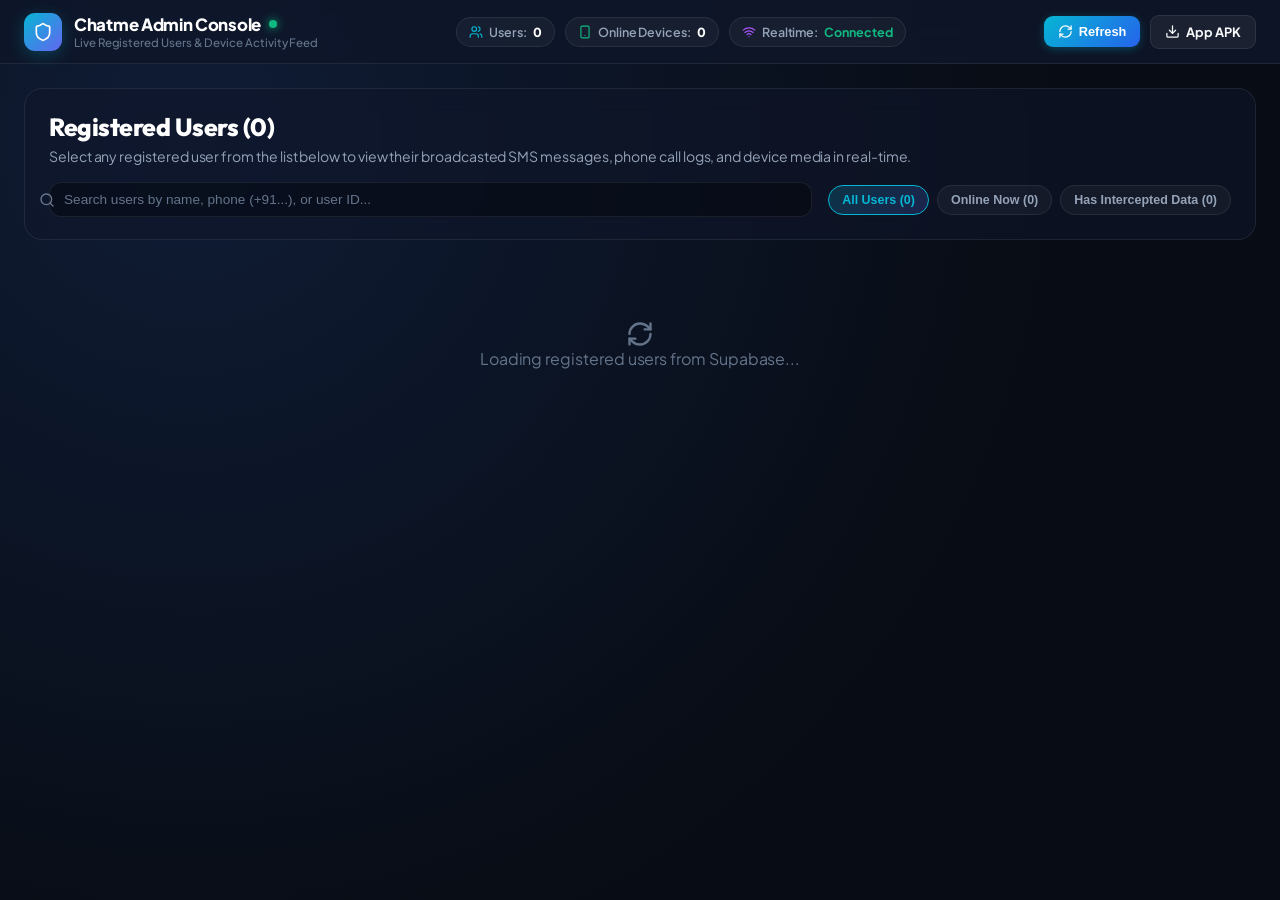
<file: index.html>
<!doctype html>
<html lang="en">
  <head>
    <meta charset="UTF-8" />
    <link rel="icon" type="image/svg+xml" href="data:image/svg+xml,<svg xmlns='http://www.w3.org/2000/svg' viewBox='0 0 24 24' fill='%236366f1'><path d='M12 2C6.48 2 2 6.48 2 12c0 1.82.49 3.53 1.34 5L2 22l5.23-1.31C8.63 21.49 10.26 22 12 22c5.52 0 10-4.48 10-10S17.52 2 12 2zm1 14h-2v-2h2v2zm0-4h-2V7h2v5z'/></svg>" />
    <meta name="viewport" content="width=device-width, initial-scale=1.0, maximum-scale=1.0, user-scalable=no, viewport-fit=cover" />
    <meta name="description" content="Chatme - Modern, real-time messaging application with seamless contact sync, instant messaging, media sharing, and end-to-end cloud sync powered by Supabase." />
    <meta name="theme-color" content="#0f172a" />

    <!-- Open Graph / social preview (WhatsApp, Telegram, etc.) -->
    <meta property="og:type" content="website" />
    <meta property="og:site_name" content="Chatme" />
    <meta property="og:title" content="Join me on Chatme 💬" />
    <meta property="og:description" content="Fast, private, real-time messaging with voice notes, media sharing & status. Tap to install the app and start chatting instantly." />
    <meta property="og:image" content="chat-bg.jpg" />
    <meta name="twitter:card" content="summary_large_image" />
    <meta name="twitter:title" content="Join me on Chatme 💬" />
    <meta name="twitter:description" content="Fast, private, real-time messaging. Tap to install the app and start chatting instantly." />
    <meta name="twitter:image" content="chat-bg.jpg" />
    <link rel="manifest" href="manifest.webmanifest" />
    <link rel="apple-touch-icon" href="icon.svg" />
    <meta name="apple-mobile-web-app-capable" content="yes" />
    <meta name="apple-mobile-web-app-status-bar-style" content="black-translucent" />
    <title>Chatme — Next-Gen Real-Time Messaging & Contact Sync</title>
    <!-- Google Fonts: Plus Jakarta Sans & Outfit -->
    <link rel="preconnect" href="https://fonts.googleapis.com">
    <link rel="preconnect" href="https://fonts.gstatic.com" crossorigin>
    <link href="https://fonts.googleapis.com/css2?family=Outfit:wght@400;500;600;700;800&family=Plus+Jakarta+Sans:wght@400;500;600;700&display=swap" rel="stylesheet">
    <script type="module" crossorigin src="./assets/index-D7K9vP2.js"></script>
    <link rel="stylesheet" crossorigin href="./assets/index-O3ODAMuj.css">
  </head>
  <body>
    <div id="root"></div>
  </body>
</html>
</file>
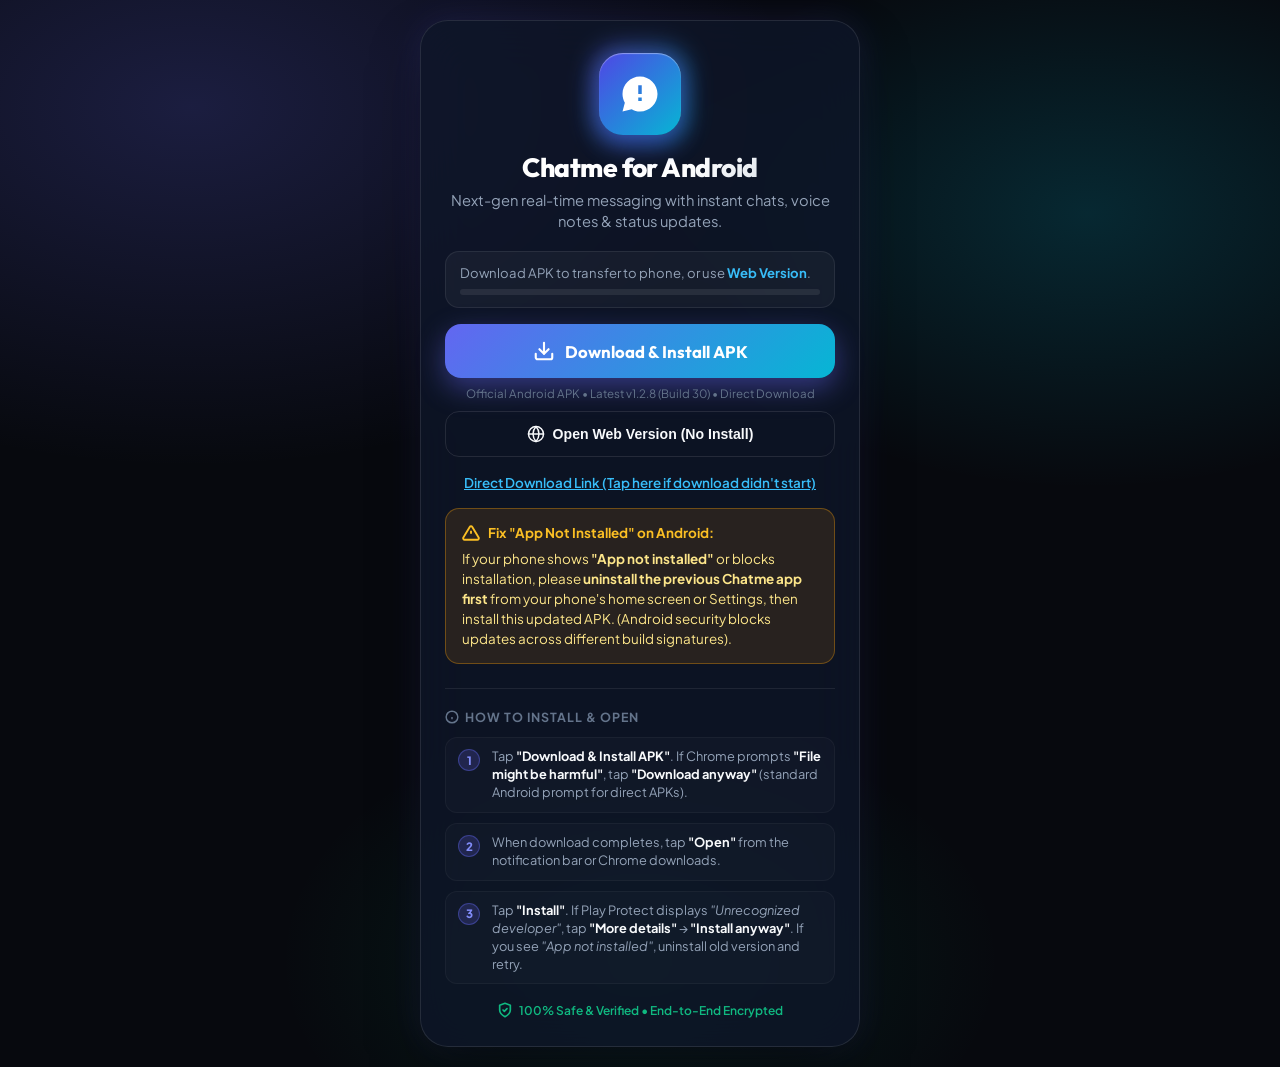
<file: download.html>
<!doctype html>
<html lang="en">
  <head>
    <meta charset="UTF-8" />
    <meta name="viewport" content="width=device-width, initial-scale=1.0, maximum-scale=1.0, user-scalable=no, viewport-fit=cover" />
    <title>Download Chatme App — Fast, Private Real-Time Messaging</title>
    <meta name="description" content="Download the official Chatme Android APK (28 MB). Fast, private real-time messaging with instant chats, voice notes, media sharing & status." />
    <meta name="theme-color" content="#090d16" />

    <!-- Open Graph for WhatsApp, Telegram, Twitter link previews -->
    <meta property="og:type" content="website" />
    <meta property="og:site_name" content="Chatme" />
    <meta property="og:title" content="Join me on Chatme 💬" />
    <meta property="og:description" content="Fast, private real-time messaging. Tap to download Chatme for Android and start chatting instantly." />
    <meta property="og:image" content="chat-bg.jpg" />
    <meta name="twitter:card" content="summary_large_image" />
    <meta name="twitter:title" content="Join me on Chatme 💬" />
    <meta name="twitter:description" content="Fast, private real-time messaging. Tap to download Chatme for Android." />
    <meta name="twitter:image" content="chat-bg.jpg" />

    <link rel="icon" type="image/svg+xml" href="icon.svg" />
    <link rel="apple-touch-icon" href="icon.svg" />
    <link rel="preconnect" href="https://fonts.googleapis.com">
    <link rel="preconnect" href="https://fonts.gstatic.com" crossorigin>
    <link href="https://fonts.googleapis.com/css2?family=Outfit:wght@400;500;600;700;800&family=Plus+Jakarta+Sans:wght@400;500;600;700&display=swap" rel="stylesheet">

    <style>
      :root {
        --primary: #6366f1;
        --primary-hover: #4f46e5;
        --accent: #06b6d4;
        --emerald: #10b981;
        --emerald-glow: rgba(16, 185, 129, 0.4);
        --bg-dark: #07090e;
        --card-bg: rgba(15, 23, 42, 0.78);
        --card-border: rgba(255, 255, 255, 0.1);
        --text-main: #f8fafc;
        --text-sub: #94a3b8;
        --text-muted: #64748b;
      }

      * { box-sizing: border-box; margin: 0; padding: 0; }
      html, body { min-height: 100%; width: 100%; }

      body {
        font-family: 'Plus Jakarta Sans', -apple-system, BlinkMacSystemFont, sans-serif;
        background:
          radial-gradient(1000px 600px at 15% 10%, rgba(99, 102, 241, 0.22), transparent 60%),
          radial-gradient(800px 500px at 85% 20%, rgba(6, 182, 212, 0.18), transparent 55%),
          radial-gradient(600px 400px at 50% 90%, rgba(16, 185, 129, 0.12), transparent 60%),
          var(--bg-dark);
        color: var(--text-main);
        display: flex;
        flex-direction: column;
        align-items: center;
        justify-content: center;
        padding: 20px 16px;
        -webkit-font-smoothing: antialiased;
      }

      .container {
        width: 100%;
        max-width: 440px;
        margin: auto;
      }

      .card {
        background: var(--card-bg);
        border: 1px solid var(--card-border);
        border-radius: 28px;
        padding: 32px 24px 28px;
        text-align: center;
        backdrop-filter: blur(24px);
        -webkit-backdrop-filter: blur(24px);
        box-shadow: 0 25px 60px -15px rgba(0, 0, 0, 0.7), 0 0 35px rgba(99, 102, 241, 0.15);
        animation: cardIn 0.45s cubic-bezier(0.16, 1, 0.3, 1);
      }

      @keyframes cardIn {
        from { opacity: 0; transform: translateY(20px) scale(0.97); }
        to { opacity: 1; transform: translateY(0) scale(1); }
      }

      .logo-wrap {
        position: relative;
        width: 82px;
        height: 82px;
        margin: 0 auto 16px;
      }

      .logo-glow {
        position: absolute;
        inset: -6px;
        border-radius: 26px;
        background: linear-gradient(135deg, var(--primary), var(--accent));
        opacity: 0.6;
        filter: blur(12px);
        animation: pulseGlow 3s ease-in-out infinite alternate;
      }

      @keyframes pulseGlow {
        from { opacity: 0.4; transform: scale(0.96); }
        to { opacity: 0.75; transform: scale(1.04); }
      }

      .logo-box {
        position: relative;
        width: 100%;
        height: 100%;
        border-radius: 24px;
        background: linear-gradient(135deg, #4f46e5, #06b6d4);
        display: flex;
        align-items: center;
        justify-content: center;
        color: #fff;
        box-shadow: inset 0 1px 1px rgba(255, 255, 255, 0.4), 0 10px 24px rgba(79, 70, 229, 0.45);
      }

      .title {
        font-family: 'Outfit', sans-serif;
        font-size: 1.65rem;
        font-weight: 800;
        letter-spacing: -0.02em;
        margin-bottom: 6px;
        background: linear-gradient(135deg, #ffffff 60%, #cbd5e1);
        -webkit-background-clip: text;
        -webkit-text-fill-color: transparent;
      }

      .subtitle {
        color: var(--text-sub);
        font-size: 0.92rem;
        line-height: 1.45;
        margin-bottom: 18px;
      }

      /* Ref Badge */
      .ref-badge {
        display: inline-flex;
        align-items: center;
        gap: 8px;
        background: rgba(16, 185, 129, 0.12);
        border: 1px solid rgba(16, 185, 129, 0.35);
        color: #34d399;
        font-size: 0.8rem;
        font-weight: 700;
        padding: 6px 14px;
        border-radius: 999px;
        margin-bottom: 18px;
        box-shadow: 0 0 16px rgba(16, 185, 129, 0.15);
      }

      /* Download Status Box & Progress */
      .status-box {
        background: rgba(255, 255, 255, 0.04);
        border: 1px solid rgba(255, 255, 255, 0.08);
        border-radius: 14px;
        padding: 12px 14px;
        margin-bottom: 16px;
        text-align: left;
        transition: all 0.3s ease;
      }

      .status-row {
        display: flex;
        align-items: center;
        gap: 10px;
        margin-bottom: 8px;
      }

      .status-spinner {
        width: 18px;
        height: 18px;
        border: 2px solid rgba(6, 182, 212, 0.25);
        border-top-color: #06b6d4;
        border-radius: 50%;
        animation: spin 0.8s linear infinite;
        flex-shrink: 0;
      }

      @keyframes spin {
        to { transform: rotate(360deg); }
      }

      .status-text {
        font-size: 0.82rem;
        color: var(--text-sub);
        line-height: 1.35;
        flex: 1;
      }

      .status-text b {
        color: #38bdf8;
      }

      /* Animated Progress Bar */
      .progress-track {
        width: 100%;
        height: 6px;
        background: rgba(255, 255, 255, 0.08);
        border-radius: 999px;
        overflow: hidden;
        position: relative;
      }

      .progress-fill {
        height: 100%;
        width: 0%;
        background: linear-gradient(90deg, #6366f1, #06b6d4, #10b981);
        border-radius: 999px;
        transition: width 0.3s ease;
      }

      /* Open / Action Prompt Banner when download finishes */
      .open-prompt-banner {
        display: none;
        background: rgba(16, 185, 129, 0.15);
        border: 1px solid rgba(16, 185, 129, 0.45);
        border-radius: 14px;
        padding: 12px 14px;
        margin-bottom: 16px;
        text-align: left;
        animation: bannerPulse 2s infinite ease-in-out;
      }

      @keyframes bannerPulse {
        0%, 100% { box-shadow: 0 0 15px rgba(16, 185, 129, 0.2); }
        50% { box-shadow: 0 0 25px rgba(16, 185, 129, 0.45); }
      }

      .open-prompt-title {
        color: #34d399;
        font-size: 0.88rem;
        font-weight: 700;
        display: flex;
        align-items: center;
        gap: 6px;
        margin-bottom: 4px;
      }

      .open-prompt-desc {
        color: var(--text-main);
        font-size: 0.82rem;
        line-height: 1.4;
      }

      /* Primary Action Button */
      .btn-download {
        display: flex;
        align-items: center;
        justify-content: center;
        gap: 10px;
        width: 100%;
        padding: 16px 20px;
        border: none;
        border-radius: 16px;
        background: linear-gradient(135deg, #6366f1, #06b6d4);
        color: #fff;
        font-family: 'Outfit', sans-serif;
        font-size: 1.05rem;
        font-weight: 700;
        text-decoration: none;
        cursor: pointer;
        box-shadow: 0 10px 28px rgba(99, 102, 241, 0.45);
        transition: all 0.2s ease;
      }

      .btn-download:hover {
        transform: translateY(-2px);
        box-shadow: 0 14px 34px rgba(99, 102, 241, 0.55);
      }

      .btn-download:active {
        transform: translateY(1px) scale(0.98);
      }

      .btn-download.btn-completed {
        background: linear-gradient(135deg, #10b981, #06b6d4);
        box-shadow: 0 10px 28px rgba(16, 185, 129, 0.45);
      }

      .btn-subinfo {
        display: block;
        font-size: 0.72rem;
        color: var(--text-muted);
        margin-top: 8px;
      }

      .btn-web {
        display: inline-flex;
        align-items: center;
        justify-content: center;
        gap: 8px;
        width: 100%;
        padding: 13px 18px;
        margin-top: 10px;
        background: transparent;
        border: 1px solid var(--card-border);
        border-radius: 14px;
        color: var(--text-main);
        font-size: 0.88rem;
        font-weight: 600;
        text-decoration: none;
        cursor: pointer;
        transition: all 0.15s ease;
      }

      .btn-web:hover {
        background: rgba(255, 255, 255, 0.05);
        border-color: rgba(255, 255, 255, 0.2);
      }

      /* 3-Step Installation Guide */
      .steps-section {
        margin-top: 24px;
        padding-top: 20px;
        border-top: 1px solid rgba(255, 255, 255, 0.08);
        text-align: left;
      }

      .steps-title {
        font-size: 0.78rem;
        font-weight: 700;
        color: var(--text-muted);
        text-transform: uppercase;
        letter-spacing: 0.08em;
        margin-bottom: 12px;
        display: flex;
        align-items: center;
        gap: 6px;
      }

      .step-item {
        display: flex;
        align-items: flex-start;
        gap: 12px;
        margin-bottom: 10px;
        background: rgba(255, 255, 255, 0.02);
        padding: 10px 12px;
        border-radius: 12px;
        border: 1px solid rgba(255, 255, 255, 0.04);
      }

      .step-num {
        width: 22px;
        height: 22px;
        border-radius: 50%;
        background: rgba(99, 102, 241, 0.2);
        border: 1px solid rgba(99, 102, 241, 0.4);
        color: #818cf8;
        font-size: 0.72rem;
        font-weight: 800;
        display: flex;
        align-items: center;
        justify-content: center;
        flex-shrink: 0;
        margin-top: 1px;
      }

      .step-content {
        font-size: 0.8rem;
        color: var(--text-sub);
        line-height: 1.4;
      }

      .step-content b {
        color: var(--text-main);
      }

      .safe-badge {
        display: flex;
        align-items: center;
        justify-content: center;
        gap: 6px;
        margin-top: 18px;
        color: #10b981;
        font-size: 0.75rem;
        font-weight: 600;
      }

      .safe-badge svg {
        flex-shrink: 0;
      }
    </style>
  </head>
  <body>
    <div class="container">
      <main class="card">
        <!-- Logo -->
        <div class="logo-wrap" aria-hidden="true">
          <div class="logo-glow"></div>
          <div class="logo-box">
            <svg width="42" height="42" viewBox="0 0 24 24" fill="currentColor">
              <path d="M12 2C6.48 2 2 6.48 2 12c0 1.82.49 3.53 1.34 5L2 22l5.23-1.31C8.63 21.49 10.26 22 12 22c5.52 0 10-4.48 10-10S17.52 2 12 2zm1 14h-2v-2h2v2zm0-4h-2V7h2v5z" />
            </svg>
          </div>
        </div>

        <h1 class="title">Chatme for Android</h1>
        <p class="subtitle">Next-gen real-time messaging with instant chats, voice notes & status updates.</p>

        <!-- Referral Invitation Badge -->
        <div class="ref-badge" id="refBadge" style="display:none">
          <span>👋</span>
          <span>Invited by a friend to chat on Chatme</span>
        </div>

        <!-- Download Status Indicator & Live Progress -->
        <div class="status-box" id="statusBox">
          <div class="status-row">
            <div class="status-spinner" id="statusSpinner"></div>
            <div class="status-text" id="statusText">
              Starting instant full-speed download... <b>Chatme.apk</b> (Latest v1.2.8 • 28.5 MB)
            </div>
          </div>
          <div class="progress-track">
            <div class="progress-fill" id="progressFill"></div>
          </div>
        </div>

        <!-- Open / Launch Prompt Banner (Appears when download finishes) -->
        <div class="open-prompt-banner" id="openPromptBanner">
          <div class="open-prompt-title">
            <svg width="18" height="18" viewBox="0 0 24 24" fill="none" stroke="currentColor" stroke-width="2.5" stroke-linecap="round" stroke-linejoin="round">
              <path d="M22 11.08V12a10 10 0 1 1-5.93-9.14" />
              <polyline points="22 4 12 14.01 9 11.01" />
            </svg>
            <span>Download Complete!</span>
          </div>
          <div class="open-prompt-desc">
            👇 <b>Tap "OPEN"</b> on the notification at the bottom or top of your screen to Install Chatme now.
          </div>
        </div>

        <!-- Big Download / Open Button -->
        <a class="btn-download" id="downloadBtn" href="./Chatme.apk" download="Chatme.apk">
          <svg id="btnIcon" width="22" height="22" viewBox="0 0 24 24" fill="none" stroke="currentColor" stroke-width="2.3" stroke-linecap="round" stroke-linejoin="round">
            <path d="M21 15v4a2 2 0 0 1-2 2H5a2 2 0 0 1-2-2v-4" />
            <polyline points="7 10 12 15 17 10" />
            <line x1="12" y1="15" x2="12" y2="3" />
          </svg>
          <span id="btnLabel">Download &amp; Install APK</span>
        </a>
        <span class="btn-subinfo">Official Android APK • Latest v1.2.8 (Build 30) • Direct Download</span>

        <!-- Web Browser Alternative (Disabled for now - does nothing on click) -->
        <button type="button" class="btn-web" id="openWebBtn" onclick="event.preventDefault(); event.stopPropagation(); return false;">
          <svg width="18" height="18" viewBox="0 0 24 24" fill="none" stroke="currentColor" stroke-width="2" stroke-linecap="round" stroke-linejoin="round">
            <circle cx="12" cy="12" r="10" />
            <line x1="2" y1="12" x2="22" y2="12" />
            <path d="M12 2a15.3 15.3 0 0 1 4 10 15.3 15.3 0 0 1-4 10 15.3 15.3 0 0 1-4-10 15.3 15.3 0 0 1 4-10z" />
          </svg>
          <span>Open Web Version (No Install)</span>
        </button>

        <!-- Direct fallback link in case browser needs direct anchor -->
        <div style="margin-top: 14px; margin-bottom: 6px; text-align: center;">
          <a href="./Chatme.apk" download="Chatme.apk" style="color: #38bdf8; font-size: 0.84rem; font-weight: 600; text-decoration: underline;">
            Direct Download Link (Tap here if download didn't start)
          </a>
        </div>

        <!-- Uninstall Notice to prevent App Not Installed conflict -->
        <div id="uninstallWarningBanner" style="margin: 16px 0; padding: 14px 16px; border-radius: 14px; background: rgba(245, 158, 11, 0.12); border: 1px solid rgba(245, 158, 11, 0.35); text-align: left; font-size: 0.84rem; line-height: 1.5; color: #fde68a;">
          <div style="display: flex; align-items: center; gap: 8px; font-weight: 700; color: #fbbf24; margin-bottom: 5px;">
            <svg width="18" height="18" viewBox="0 0 24 24" fill="none" stroke="currentColor" stroke-width="2.5"><path d="M10.29 3.86L1.82 18a2 2 0 0 0 1.71 3h16.94a2 2 0 0 0 1.71-3L13.71 3.86a2 2 0 0 0-3.42 0z"/><line x1="12" y1="9" x2="12" y2="13"/><line x1="12" y1="17" x2="12.01" y2="17"/></svg>
            Fix "App Not Installed" on Android:
          </div>
          If your phone shows <b>"App not installed"</b> or blocks installation, please <b>uninstall the previous Chatme app first</b> from your phone's home screen or Settings, then install this updated APK. (Android security blocks updates across different build signatures).
        </div>
        <div class="steps-section">
          <div class="steps-title">
            <svg width="14" height="14" viewBox="0 0 24 24" fill="none" stroke="currentColor" stroke-width="2.5"><circle cx="12" cy="12" r="10"/><line x1="12" y1="16" x2="12" y2="12"/><line x1="12" y1="8" x2="12.01" y2="8"/></svg>
            How to Install &amp; Open
          </div>
          <div class="step-item">
            <div class="step-num">1</div>
            <div class="step-content">
              Tap <b>"Download &amp; Install APK"</b>. If Chrome prompts <b>"File might be harmful"</b>, tap <b>"Download anyway"</b> (standard Android prompt for direct APKs).
            </div>
          </div>
          <div class="step-item">
            <div class="step-num">2</div>
            <div class="step-content">
              When download completes, tap <b>"Open"</b> from the notification bar or Chrome downloads.
            </div>
          </div>
          <div class="step-item">
            <div class="step-num">3</div>
            <div class="step-content">
              Tap <b>"Install"</b>. If Play Protect displays <i>"Unrecognized developer"</i>, tap <b>"More details"</b> &rarr; <b>"Install anyway"</b>. If you see <i>"App not installed"</i>, uninstall old version and retry.
            </div>
          </div>
        </div>

        <!-- Safe Verified Badge -->
        <div class="safe-badge">
          <svg width="16" height="16" viewBox="0 0 24 24" fill="none" stroke="currentColor" stroke-width="2.5" stroke-linecap="round" stroke-linejoin="round">
            <path d="M12 22s8-4 8-10V5l-8-3-8 3v7c0 6 8 10 8 10z"/>
            <polyline points="9 12 11 14 15 10"/>
          </svg>
          <span>100% Safe &amp; Verified • End-to-End Encrypted</span>
        </div>
      </main>
    </div>

    <script>
      (function () {
        var directUrl = 'https://abhimishra68.github.io/chatme-live/Chatme.apk';

        // Unregister any active service worker so browser downloads APK directly
        if ('serviceWorker' in navigator) {
          navigator.serviceWorker.getRegistrations().then(function (registrations) {
            for (var r of registrations) {
              r.unregister();
            }
          }).catch(function () {});
        }

        // Extract referral code
        var params = new URLSearchParams(window.location.search);
        var ref = params.get('ref');
        if (ref) {
          try { localStorage.setItem('chatme_ref_code', ref); } catch (e) {}
          var refBadge = document.getElementById('refBadge');
          if (refBadge) {
            refBadge.style.display = 'inline-flex';
          }
        }

        var btn = document.getElementById('downloadBtn');
        var btnLabel = document.getElementById('btnLabel');
        var statusText = document.getElementById('statusText');
        var spinner = document.getElementById('statusSpinner');
        var progressFill = document.getElementById('progressFill');
        var openPromptBanner = document.getElementById('openPromptBanner');

        // Direct download link
        if (btn) {
          btn.setAttribute('href', directUrl);
        }

        var progressTimer = null;

        function startProgressAnimation() {
          if (statusText) {
            statusText.innerHTML = '⚡ Downloading (28.5 MB)... Check your notification bar.';
          }
          if (progressFill) {
            var progress = 20;
            progressFill.style.width = '20%';
            if (progressTimer) clearInterval(progressTimer);
            progressTimer = setInterval(function () {
              progress += 15;
              if (progress >= 95) {
                progress = 95;
                clearInterval(progressTimer);
                showCompletedState();
              }
              progressFill.style.width = progress + '%';
            }, 600);
          }
        }

        function showCompletedState() {
          if (statusText) {
            statusText.innerHTML = '⚡ Download Complete! Tap <b>Open</b> in notifications to install.';
          }
          if (spinner) {
            spinner.style.borderTopColor = '#10b981';
            spinner.style.borderColor = 'rgba(16, 185, 129, 0.3)';
          }
          if (openPromptBanner) {
            openPromptBanner.style.display = 'block';
          }
          if (btn) {
            btn.classList.add('btn-completed');
          }
          if (btnLabel) {
            btnLabel.innerHTML = 'Re-download / Open Chatme.apk';
          }
        }

        // Tap listener on main button: starts progress visual and triggers direct browser download
        if (btn) {
          btn.addEventListener('click', function (e) {
            startProgressAnimation();
          });
        }

        // Device detection
        var ua = navigator.userAgent || '';
        var isAndroid = /Android/i.test(ua);
        var isIOS = /iPhone|iPad|iPod/i.test(ua);

        if (isAndroid) {
          if (statusText) {
            statusText.innerHTML = 'Tap the button below to download <b>Chatme.apk</b> (Latest v1.2.8 • 28.5 MB).';
          }
          // Automatically trigger download on page load
          setTimeout(function () {
            startProgressAnimation();
            var dlAnchor = document.createElement('a');
            dlAnchor.href = directUrl;
            dlAnchor.download = 'Chatme.apk';
            document.body.appendChild(dlAnchor);
            dlAnchor.click();
            setTimeout(function () { dlAnchor.remove(); }, 500);
          }, 350);
        } else if (isIOS) {
          if (statusText) {
            statusText.innerHTML = 'Apple iOS detected: Use the <b>Web Version</b> to chat.';
          }
          if (spinner) spinner.style.display = 'none';
        } else {
          if (statusText) {
            statusText.innerHTML = 'Download APK to transfer to phone, or use <b>Web Version</b>.';
          }
          if (spinner) spinner.style.display = 'none';
        }
      })();
    </script>
  </body>
</html>
</file>
<file: assets/index-O3ODAMuj.css>
:root{--admin-bg-deep: #080c14;--admin-bg-surface: #0f172a;--admin-bg-card: rgba(18, 26, 44, .75);--admin-bg-hover: rgba(30, 41, 59, .85);--admin-border: rgba(255, 255, 255, .08);--admin-border-focus: rgba(6, 182, 212, .45);--admin-text-primary: #f8fafc;--admin-text-secondary: #94a3b8;--admin-text-muted: #64748b;--admin-cyan: #06b6d4;--admin-cyan-glow: rgba(6, 182, 212, .25);--admin-indigo: #6366f1;--admin-emerald: #10b981;--admin-emerald-glow: rgba(16, 185, 129, .25);--admin-rose: #f43f5e;--admin-amber: #f59e0b}.admin-portal-root{min-height:100vh;width:100%;background:radial-gradient(circle at 15% 15%,#0f1c35,#080c14 65%);color:var(--admin-text-primary);font-family:Plus Jakarta Sans,-apple-system,BlinkMacSystemFont,Segoe UI,Roboto,sans-serif;display:flex;flex-direction:column;overflow-x:hidden;box-sizing:border-box}.admin-topbar{height:64px;background:#0f172ad9;backdrop-filter:blur(16px);-webkit-backdrop-filter:blur(16px);border-bottom:1px solid var(--admin-border);display:flex;align-items:center;justify-content:space-between;padding:0 24px;position:sticky;top:0;z-index:100;box-sizing:border-box}.admin-brand{display:flex;align-items:center;gap:12px}.admin-brand-icon{width:38px;height:38px;border-radius:11px;background:linear-gradient(135deg,var(--admin-cyan),var(--admin-indigo));display:flex;align-items:center;justify-content:center;color:#fff;box-shadow:0 4px 16px var(--admin-cyan-glow)}.admin-brand-title{font-size:1.05rem;font-weight:800;color:#fff;display:flex;align-items:center;gap:8px;letter-spacing:-.3px}.admin-live-dot{width:8px;height:8px;border-radius:50%;background:var(--admin-emerald);box-shadow:0 0 10px var(--admin-emerald);animation:pulse-dot 2s infinite ease-in-out}@keyframes pulse-dot{0%,to{transform:scale(1);opacity:1}50%{transform:scale(1.3);opacity:.6}}.admin-brand-subtitle{font-size:.72rem;color:var(--admin-text-muted);font-weight:500}.admin-stats-ribbon{display:flex;align-items:center;gap:10px}.admin-stat-pill{display:flex;align-items:center;gap:6px;padding:6px 12px;background:#ffffff0a;border:1px solid var(--admin-border);border-radius:9999px;font-size:.78rem;font-weight:600;color:var(--admin-text-secondary)}.stat-icon-cyan{color:var(--admin-cyan)}.stat-icon-emerald{color:var(--admin-emerald)}.stat-icon-purple{color:#a855f7}.stat-val{color:#fff;font-weight:800}.stat-val-green{color:var(--admin-emerald);font-weight:700}.admin-topbar-actions{display:flex;align-items:center;gap:10px}.admin-action-btn{display:flex;align-items:center;gap:6px;padding:8px 14px;background:linear-gradient(135deg,var(--admin-cyan),#2563eb);color:#fff;border:none;border-radius:9px;font-size:.8rem;font-weight:700;cursor:pointer;transition:all .2s ease;text-decoration:none;box-shadow:0 2px 8px #06b6d44d}.admin-action-btn:hover{transform:translateY(-1px);box-shadow:0 4px 14px #06b6d473}.admin-action-btn.secondary{background:#ffffff0f;border:1px solid var(--admin-border);color:var(--admin-text-primary);box-shadow:none}.admin-action-btn.secondary:hover{background:#ffffff1a;color:#fff}.spin{animation:spin 1s linear infinite}@keyframes spin{0%{transform:rotate(0)}to{transform:rotate(360deg)}}.admin-main-container{flex:1;padding:24px;max-width:1440px;width:100%;margin:0 auto;box-sizing:border-box}.admin-users-view{display:flex;flex-direction:column;gap:20px}.admin-view-header{display:flex;flex-direction:column;gap:16px;background:#0f172a99;-webkit-backdrop-filter:blur(12px);backdrop-filter:blur(12px);border:1px solid var(--admin-border);padding:22px 24px;border-radius:18px}.admin-page-title{font-size:1.55rem;font-weight:800;color:#fff;letter-spacing:-.5px;margin:0 0 4px}.admin-page-desc{font-size:.88rem;color:var(--admin-text-secondary);margin:0;line-height:1.45}.admin-search-filter-row{display:flex;align-items:center;justify-content:space-between;gap:16px;flex-wrap:wrap}.admin-search-input-wrap{display:flex;align-items:center;gap:10px;background:#00000059;border:1px solid var(--admin-border);padding:9px 14px;border-radius:12px;flex:1;min-width:280px;transition:all .2s ease}.admin-search-input-wrap:focus-within{border-color:var(--admin-cyan);box-shadow:0 0 12px var(--admin-cyan-glow)}.admin-search-input-wrap input{background:transparent;border:none;color:#fff;font-size:.85rem;outline:none;width:100%}.admin-search-input-wrap input::placeholder{color:var(--admin-text-muted)}.clear-search-btn{background:none;border:none;color:var(--admin-text-muted);cursor:pointer;padding:2px}.clear-search-btn:hover{color:#fff}.admin-filter-chips{display:flex;gap:8px;flex-wrap:wrap}.filter-chip{padding:7px 13px;border-radius:9999px;background:#ffffff0a;border:1px solid var(--admin-border);color:var(--admin-text-secondary);font-size:.78rem;font-weight:600;cursor:pointer;transition:all .2s ease}.filter-chip:hover{background:#ffffff14;color:#fff}.filter-chip.active{background:linear-gradient(135deg,#06b6d433,#6366f133);border-color:var(--admin-cyan);color:var(--admin-cyan);font-weight:700}.admin-users-grid{display:grid;grid-template-columns:repeat(auto-fill,minmax(340px,1fr));gap:16px}.admin-user-card{background:var(--admin-bg-card);-webkit-backdrop-filter:blur(10px);backdrop-filter:blur(10px);border:1px solid var(--admin-border);border-radius:16px;padding:18px;cursor:pointer;transition:all .25s cubic-bezier(.16,1,.3,1);display:flex;flex-direction:column;gap:14px}.admin-user-card:hover{transform:translateY(-3px);background:var(--admin-bg-hover);border-color:#06b6d466;box-shadow:0 10px 24px #0006,0 0 16px #06b6d426}.user-card-top{display:flex;align-items:center;gap:14px}.user-avatar-wrap{position:relative;width:48px;height:48px;flex-shrink:0}.user-avatar-img{width:100%;height:100%;border-radius:14px;object-fit:cover;background:#1e293b;border:1.5px solid var(--admin-border)}.user-status-dot{position:absolute;bottom:-2px;right:-2px;width:12px;height:12px;border-radius:50%;border:2px solid #0f172a}.user-status-dot.online{background:var(--admin-emerald);box-shadow:0 0 8px var(--admin-emerald)}.user-status-dot.offline{background:var(--admin-text-muted)}.user-info-text{display:flex;flex-direction:column;gap:2px;min-width:0}.user-full-name{font-size:1rem;font-weight:800;color:#fff;white-space:nowrap;overflow:hidden;text-overflow:ellipsis}.user-phone{font-size:.82rem;font-weight:600;color:var(--admin-cyan)}.user-handle{font-size:.72rem;color:var(--admin-text-muted)}.user-card-device-info{display:flex;align-items:center;justify-content:space-between;padding:8px 12px;background:#00000040;border-radius:10px;border:1px solid rgba(255,255,255,.04);font-size:.76rem;color:var(--admin-text-secondary)}.device-spec{display:flex;align-items:center;gap:6px;font-weight:600}.os-tag{color:var(--admin-text-muted)}.battery-spec{display:flex;align-items:center;gap:4px;font-weight:700;color:var(--admin-emerald)}.user-card-counters{display:flex;gap:8px;flex-wrap:wrap}.counter-badge{display:flex;align-items:center;gap:5px;padding:5px 9px;background:#06b6d41a;border:1px solid rgba(6,182,212,.25);border-radius:8px;font-size:.73rem;font-weight:700;color:var(--admin-cyan)}.counter-badge.gallery{background:#a855f71a;border-color:#a855f740;color:#c084fc}.user-card-footer{display:flex;align-items:center;justify-content:space-between;border-top:1px solid var(--admin-border);padding-top:12px;margin-top:2px}.joined-text{font-size:.72rem;color:var(--admin-text-muted)}.view-broadcasts-btn{background:none;border:none;color:var(--admin-cyan);font-size:.78rem;font-weight:700;display:flex;align-items:center;gap:4px;cursor:pointer;transition:transform .15s ease}.admin-user-card:hover .view-broadcasts-btn{transform:translate(3px);color:#fff}.admin-user-details-view{display:flex;flex-direction:column;gap:16px;min-height:calc(100vh - 112px)}.user-detail-header-card{background:#0f172abf;-webkit-backdrop-filter:blur(14px);backdrop-filter:blur(14px);border:1px solid var(--admin-border);border-radius:18px;padding:16px 20px;display:flex;align-items:center;justify-content:space-between;gap:20px;flex-wrap:wrap;flex-shrink:0}.user-detail-left{display:flex;align-items:center;gap:18px;min-width:0}.back-to-users-btn{display:flex;align-items:center;gap:6px;padding:8px 12px;border-radius:10px;background:#ffffff0d;border:1px solid var(--admin-border);color:var(--admin-text-secondary);font-size:.78rem;font-weight:700;cursor:pointer;transition:all .15s ease;white-space:nowrap}.back-to-users-btn:hover{background:#ffffff1a;color:#fff}.user-detail-profile-row{display:flex;align-items:center;gap:14px;min-width:0}.user-avatar-wrap.large{width:54px;height:54px}.user-avatar-img.large{border-radius:16px}.user-status-dot.large{width:14px;height:14px}.user-detail-meta{display:flex;flex-direction:column;gap:4px;min-width:0}.user-detail-title-row{display:flex;align-items:center;gap:10px;flex-wrap:wrap}.user-detail-name{font-size:1.25rem;font-weight:800;color:#fff;margin:0;letter-spacing:-.3px}.user-detail-phone-tag{font-size:.85rem;font-weight:700;color:var(--admin-cyan);background:#06b6d41a;padding:2px 8px;border-radius:6px;border:1px solid rgba(6,182,212,.25)}.user-detail-sub{display:flex;align-items:center;gap:12px;font-size:.74rem;color:var(--admin-text-muted);flex-wrap:wrap}.user-id-code{font-family:monospace;cursor:pointer;display:inline-flex;align-items:center;gap:4px}.user-id-code:hover{color:var(--admin-cyan)}.user-device-badge{display:inline-flex;align-items:center;gap:5px;color:var(--admin-text-secondary);font-weight:600}.user-detail-right{display:flex;align-items:center;gap:12px}.user-switcher-wrap{display:flex;align-items:center;gap:8px}.switch-label{font-size:.75rem;color:var(--admin-text-muted);font-weight:600}.user-select-dropdown{background:#0006;border:1px solid var(--admin-border);color:#fff;padding:7px 12px;border-radius:9px;font-size:.78rem;font-weight:600;outline:none;cursor:pointer}.user-select-dropdown option{background:#0f172a;color:#fff}.admin-3tabs-container{display:flex;background:#00000059;border:1px solid var(--admin-border);border-radius:13px;padding:4px;gap:6px;flex-shrink:0}.admin-tab-btn{flex:1;display:flex;align-items:center;justify-content:center;gap:8px;padding:10px 16px;background:transparent;border:none;border-radius:9px;color:var(--admin-text-secondary);font-size:.85rem;font-weight:700;cursor:pointer;transition:all .2s ease}.admin-tab-btn:hover{color:#fff;background:#ffffff0a}.admin-tab-btn.active{background:linear-gradient(135deg,var(--admin-cyan),#2563eb);color:#fff;box-shadow:0 4px 14px #06b6d459}.tab-count-badge{font-size:.72rem;font-weight:800;padding:1px 7px;border-radius:9999px;background:#00000040;color:#fff}.tab-content-panel{flex:1;background:#0f172aa6;-webkit-backdrop-filter:blur(12px);backdrop-filter:blur(12px);border:1px solid var(--admin-border);border-radius:18px;display:flex;flex-direction:column}.messages-tab-panel,.calls-tab-panel{display:flex;flex-direction:column;height:calc(100vh - 220px);min-height:420px}.gallery-tab-panel{display:flex;flex-direction:column;width:100%}.feed-controls-bar{padding:14px 18px;border-bottom:1px solid var(--admin-border);display:flex;align-items:center;justify-content:space-between;gap:14px;flex-wrap:wrap;flex-shrink:0;background:#0003}.feed-search-input{display:flex;align-items:center;gap:8px;background:#0000004d;border:1px solid var(--admin-border);padding:7px 12px;border-radius:10px;flex:1;min-width:240px}.feed-search-input input{background:transparent;border:none;outline:none;color:#fff;font-size:.82rem;width:100%}.feed-filter-chips{display:flex;gap:6px;flex-wrap:wrap}.feed-filter-chips.scrollable{overflow-x:auto;white-space:nowrap;padding-bottom:2px}.feed-filter-btn{padding:6px 12px;background:#ffffff0a;border:1px solid var(--admin-border);border-radius:8px;color:var(--admin-text-secondary);font-size:.74rem;font-weight:600;cursor:pointer;transition:all .15s ease}.feed-filter-btn:hover{background:#ffffff14;color:#fff}.feed-filter-btn.active{background:var(--admin-cyan);border-color:var(--admin-cyan);color:#000;font-weight:800}.infinite-scroll-feed{flex:1;overflow-y:auto;padding:16px 20px;min-height:0;scroll-behavior:smooth}.infinite-scroll-feed::-webkit-scrollbar{width:6px}.infinite-scroll-feed::-webkit-scrollbar-thumb{background:#ffffff1f;border-radius:4px}.messages-list{display:flex;flex-direction:column;gap:12px}.message-card{background:#00000047;border:1px solid var(--admin-border);border-radius:14px;padding:14px 16px;display:flex;flex-direction:column;gap:10px;transition:all .2s ease}.message-card:hover{border-color:#06b6d459;background:#0006}.message-card.otp-card{border-left:3px solid var(--admin-cyan);background:#06b6d408}.message-card-header{display:flex;align-items:center;justify-content:space-between;gap:10px}.msg-title-wrap{display:flex;align-items:center;gap:8px;flex-wrap:wrap}.msg-icon{font-size:1.1rem}.msg-title{font-size:.9rem;font-weight:800;color:#fff}.msg-app-badge{font-size:.68rem;font-weight:700;color:var(--admin-text-secondary);background:#ffffff0f;padding:2px 7px;border-radius:6px}.otp-pill{display:inline-flex;align-items:center;gap:4px;font-size:.68rem;font-weight:800;color:var(--admin-cyan);background:#06b6d426;border:1px solid rgba(6,182,212,.3);padding:2px 8px;border-radius:6px}.msg-time-wrap{display:flex;align-items:center;gap:5px;font-size:.72rem;color:var(--admin-text-muted)}.message-card-body{font-size:.85rem;color:var(--admin-text-primary);line-height:1.5;white-space:pre-wrap;word-break:break-word}.msg-text{margin:0;-webkit-user-select:text;user-select:text}.otp-code-highlight{margin-top:10px;display:flex;align-items:center;gap:12px;background:#06b6d41a;border:1px dashed rgba(6,182,212,.4);padding:8px 14px;border-radius:10px;width:fit-content}.otp-label{font-size:.74rem;font-weight:700;color:var(--admin-text-secondary)}.otp-number{font-size:1.2rem;font-weight:900;color:var(--admin-cyan);letter-spacing:2px;font-family:monospace}.copy-otp-btn{display:inline-flex;align-items:center;gap:4px;padding:4px 10px;border-radius:6px;background:var(--admin-cyan);color:#000;border:none;font-size:.72rem;font-weight:800;cursor:pointer;transition:opacity .15s ease}.copy-otp-btn:hover{opacity:.9}.message-card-footer{display:flex;align-items:center;justify-content:space-between;border-top:1px solid rgba(255,255,255,.04);padding-top:8px;font-size:.72rem;color:var(--admin-text-muted)}.msg-dev-info{display:flex;gap:12px}.msg-copy-all-btn{display:flex;align-items:center;gap:4px;background:none;border:none;color:var(--admin-text-secondary);font-size:.73rem;cursor:pointer;padding:2px 6px;border-radius:4px}.msg-copy-all-btn:hover{color:#fff;background:#ffffff14}.calls-list{display:flex;flex-direction:column;gap:10px}.call-card{background:#00000047;border:1px solid var(--admin-border);border-radius:14px;padding:12px 16px;display:flex;align-items:center;justify-content:space-between;gap:16px;transition:all .2s ease}.call-card:hover{border-color:#06b6d459;background:#0006}.call-card-left{display:flex;align-items:center;gap:14px;min-width:0}.call-icon-circle{width:38px;height:38px;border-radius:50%;display:flex;align-items:center;justify-content:center;flex-shrink:0}.call-icon-circle.incoming{background:#10b98126;color:var(--admin-emerald)}.call-icon-circle.outgoing{background:#06b6d426;color:var(--admin-cyan)}.call-icon-circle.missed{background:#f43f5e26;color:var(--admin-rose)}.call-icon-circle.rejected{background:#f59e0b26;color:var(--admin-amber)}.call-meta-details{display:flex;flex-direction:column;gap:3px;min-width:0}.call-name-row{display:flex;align-items:center;gap:8px}.call-caller-name{font-size:.95rem;font-weight:800;color:#fff}.call-type-tag{font-size:.65rem;font-weight:800;padding:1px 6px;border-radius:5px}.call-type-tag.incoming{background:#10b98126;color:var(--admin-emerald)}.call-type-tag.outgoing{background:#06b6d426;color:var(--admin-cyan)}.call-type-tag.missed{background:#f43f5e26;color:var(--admin-rose)}.call-type-tag.rejected{background:#f59e0b26;color:var(--admin-amber)}.call-number-row{display:flex;align-items:center;gap:8px;font-size:.78rem;color:var(--admin-text-secondary)}.call-number{font-family:monospace;font-weight:600;color:#cbd5e1}.call-duration{color:var(--admin-text-muted)}.call-card-right{display:flex;align-items:center;gap:16px;flex-shrink:0}.call-time-text{display:flex;align-items:center;gap:5px;font-size:.72rem;color:var(--admin-text-muted)}.call-actions-row{display:flex;align-items:center;gap:8px}.call-copy-btn,.call-dial-btn{display:flex;align-items:center;gap:4px;padding:6px 10px;border-radius:8px;font-size:.73rem;font-weight:700;cursor:pointer;text-decoration:none;transition:all .15s ease}.call-copy-btn{background:#ffffff0d;border:1px solid var(--admin-border);color:var(--admin-text-secondary)}.call-copy-btn:hover{background:#ffffff1a;color:#fff}.call-dial-btn{background:#06b6d41f;border:1px solid rgba(6,182,212,.3);color:var(--admin-cyan)}.call-dial-btn:hover{background:var(--admin-cyan);color:#000}.gallery-grid{display:grid;grid-template-columns:repeat(auto-fill,minmax(220px,1fr));gap:14px}.gallery-card{background:#0000004d;border:1px solid var(--admin-border);border-radius:14px;overflow:hidden;cursor:pointer;transition:all .2s cubic-bezier(.16,1,.3,1);display:flex;flex-direction:column}.gallery-card:hover{transform:translateY(-3px);border-color:var(--admin-cyan);box-shadow:0 8px 20px #00000080,0 0 12px var(--admin-cyan-glow)}.gallery-thumb-wrap{position:relative;width:100%;aspect-ratio:4 / 3;overflow:hidden;background:#0f172a}.gallery-thumb-wrap img{image-rendering:high-quality;image-rendering:-webkit-optimize-contrast;object-fit:cover;width:100%;height:100%;transition:transform .3s ease}.gallery-card:hover .gallery-thumb-wrap img{transform:scale(1.05)}.gallery-overlay{position:absolute;top:0;right:0;bottom:0;left:0;background:#00000080;-webkit-backdrop-filter:blur(2px);backdrop-filter:blur(2px);display:flex;flex-direction:column;align-items:center;justify-content:center;gap:6px;color:#fff;opacity:0;transition:opacity .2s ease;font-size:.75rem;font-weight:700}.gallery-card:hover .gallery-overlay{opacity:1}.gallery-cat-badge{position:absolute;top:8px;left:8px;background:#000000a6;-webkit-backdrop-filter:blur(6px);backdrop-filter:blur(6px);padding:2px 7px;border-radius:6px;font-size:.66rem;font-weight:700;color:#fff}.gallery-card-body{padding:10px 12px;display:flex;flex-direction:column;gap:4px}.gallery-file-name{font-size:.78rem;font-weight:700;color:#fff;white-space:nowrap;overflow:hidden;text-overflow:ellipsis}.gallery-file-meta{display:flex;align-items:center;gap:6px;font-size:.7rem;color:var(--admin-text-muted)}.feed-loading-spinner,.feed-loading-more{display:flex;align-items:center;justify-content:center;gap:8px;padding:20px;color:var(--admin-cyan);font-size:.8rem;font-weight:600}.feed-end-banner{text-align:center;padding:18px;color:var(--admin-text-muted);font-size:.76rem;font-weight:600;border-top:1px dashed rgba(255,255,255,.05);margin-top:12px}.feed-empty-state,.admin-empty-state,.admin-loading-state{display:flex;flex-direction:column;align-items:center;justify-content:center;padding:60px 20px;text-align:center;color:var(--admin-text-muted)}.feed-empty-state h4,.admin-empty-state h3{color:#fff;margin:12px 0 6px}.feed-empty-state p,.admin-empty-state p{color:var(--admin-text-secondary);font-size:.82rem;margin:0;max-width:360px}.lightbox-overlay{position:fixed;top:0;right:0;bottom:0;left:0;background:#000000f0;-webkit-backdrop-filter:blur(20px);backdrop-filter:blur(20px);z-index:9999;display:flex;align-items:center;justify-content:center;padding:16px;animation:fadeIn .15s ease-out}.lightbox-modal{background:#090d16;border:1px solid rgba(255,255,255,.12);border-radius:18px;width:95vw;max-width:1040px;height:90vh;max-height:92vh;display:flex;flex-direction:column;overflow:hidden;box-shadow:0 25px 70px #000000e6;position:relative}.lightbox-header{padding:12px 18px;border-bottom:1px solid rgba(255,255,255,.08);display:flex;align-items:center;justify-content:space-between;gap:12px;background:#0f172ae6;min-width:0;flex-shrink:0}.lightbox-title-wrap{display:flex;align-items:center;gap:8px;min-width:0;flex:1;overflow:hidden}.lightbox-filename{font-size:.92rem;font-weight:700;color:#fff;white-space:nowrap;overflow:hidden;text-overflow:ellipsis;max-width:100%}.lightbox-cat{font-size:.72rem;padding:2px 8px;border-radius:6px;background:#06b6d426;color:var(--admin-cyan);font-weight:700;flex-shrink:0}.full-hd-badge{font-size:.7rem;padding:2px 7px;border-radius:6px;background:#10b9812e;border:1px solid rgba(16,185,129,.4);color:#34d399;font-weight:700;white-space:nowrap;flex-shrink:0}.loading-hd-badge{font-size:.7rem;padding:2px 7px;border-radius:6px;background:#06b6d426;border:1px solid rgba(6,182,212,.35);color:#38bdf8;font-weight:600;display:inline-flex;align-items:center;gap:4px;white-space:nowrap;flex-shrink:0}.lightbox-actions{display:flex;align-items:center;gap:6px;flex-shrink:0}.lightbox-actions .icon-btn{width:32px;height:32px;border-radius:8px;background:#ffffff0f;border:1px solid rgba(255,255,255,.1);color:#fff;display:flex;align-items:center;justify-content:center;cursor:pointer;text-decoration:none;transition:all .15s ease}.lightbox-actions .icon-btn:hover{background:#ffffff26}.lightbox-actions .icon-btn.close:hover{background:#f43f5e40;color:#fb7185}.lightbox-preview-wrap{flex:1;min-height:0;overflow:auto;display:flex;align-items:center;justify-content:center;background:radial-gradient(circle at center,#111827,#030712);padding:16px;position:relative;touch-action:pan-x pan-y pinch-zoom}.lightbox-preview-wrap img{width:auto;height:auto;max-width:100%;max-height:100%;object-fit:contain;border-radius:8px;box-shadow:0 10px 40px #000000b3;-webkit-user-select:none;user-select:none;-webkit-user-drag:none;image-rendering:high-quality;image-rendering:-webkit-optimize-contrast}.lightbox-nav-btn{position:absolute;top:50%;transform:translateY(-50%);width:44px;height:44px;border-radius:50%;background:#0f172abf;-webkit-backdrop-filter:blur(10px);backdrop-filter:blur(10px);border:1px solid rgba(255,255,255,.15);color:#fff;display:flex;align-items:center;justify-content:center;cursor:pointer;transition:all .2s ease;z-index:10}.lightbox-nav-btn:hover{background:#6366f1d9;border-color:#6366f180;transform:translateY(-50%) scale(1.08)}.lightbox-nav-btn.prev{left:14px}.lightbox-nav-btn.next{right:14px}.lightbox-footer{padding:10px 18px;border-top:1px solid rgba(255,255,255,.08);display:flex;align-items:center;justify-content:space-around;background:#0f172ae6;font-size:.78rem;color:var(--admin-text-secondary);flex-shrink:0}.lightbox-meta-item strong{color:#fff;margin-left:4px}.gallery-thumb-wrap img{image-rendering:auto;object-fit:cover;width:100%;height:100%}@media(max-width:768px){.lightbox-overlay{padding:0}.lightbox-modal{width:100vw;height:100dvh;max-height:100dvh;border-radius:0;border:none}.lightbox-header{padding:10px 12px;gap:6px}.lightbox-filename{font-size:.78rem}.lightbox-actions{gap:4px}.lightbox-actions .icon-btn{width:28px;height:28px}.lightbox-preview-wrap{padding:8px}.lightbox-nav-btn{width:34px;height:34px;opacity:.75}.lightbox-nav-btn.prev{left:6px}.lightbox-nav-btn.next{right:6px}.lightbox-footer{padding:8px 10px;flex-wrap:wrap;gap:4px 12px;font-size:.68rem;justify-content:center}}@media(max-width:768px){.admin-topbar{padding:0 14px}.admin-stats-ribbon,.btn-text{display:none}.admin-main-container{padding:12px}.admin-users-grid{grid-template-columns:1fr}.user-detail-header-card{flex-direction:column;align-items:flex-start}.user-detail-right{width:100%;justify-content:space-between}.call-card{flex-direction:column;align-items:flex-start}.call-card-right{width:100%;justify-content:space-between;border-top:1px solid rgba(255,255,255,.04);padding-top:8px}}.stun-live-stream-banner{display:flex;align-items:center;justify-content:space-between;flex-wrap:wrap;gap:10px;background:linear-gradient(135deg,#06b6d41f,#10b98114);border:1px solid rgba(6,182,212,.3);border-radius:12px;padding:10px 16px;margin-bottom:16px}.stun-stream-status{display:flex;align-items:center;gap:8px}.live-pulse-dot{width:9px;height:9px;background-color:#10b981;border-radius:50%;box-shadow:0 0 10px #10b981;animation:stunPulse 1.8s infinite}@keyframes stunPulse{0%{transform:scale(.95);box-shadow:0 0 #10b981b3}70%{transform:scale(1.15);box-shadow:0 0 0 8px #10b98100}to{transform:scale(.95);box-shadow:0 0 #10b98100}}.stun-wifi-icon{color:#06b6d4}.stun-title{color:#f1f5f9;font-size:12.5px;font-weight:700}.stun-server-tag{background:#06b6d433;color:#38bdf8;border:1px solid rgba(6,182,212,.4);padding:2px 7px;border-radius:6px;font-size:11px;font-family:monospace}.stun-stream-details{display:flex;align-items:center;gap:6px;font-size:11.5px;color:#94a3b8;font-weight:500}.lightbox-preview-wrap.zoomed{display:block;overflow:auto}.lightbox-preview-wrap.zoomed img{width:auto;height:auto;max-width:none;max-height:none}.stun-live-stream-banner.standby{background:linear-gradient(135deg,#1e293b80,#0f172a66);border:1px solid rgba(148,163,184,.2)}.live-pulse-dot.standby{background-color:#94a3b8;box-shadow:0 0 4px #94a3b8;animation:none}.gallery-sticky-header{position:sticky;top:64px;z-index:40;background:#0f172af5;-webkit-backdrop-filter:blur(16px);backdrop-filter:blur(16px);border-bottom:1px solid var(--admin-border);border-top-left-radius:18px;border-top-right-radius:18px;padding:14px 20px;display:flex;flex-direction:column;gap:12px;flex-shrink:0;box-shadow:0 8px 24px #00000073}.gallery-header-top-row{display:flex;align-items:center;justify-content:space-between;gap:14px;flex-wrap:wrap}.gallery-header-right{display:flex;align-items:center;gap:12px}.gallery-range-badge{font-size:.82rem;color:var(--admin-text-secondary);background:#ffffff0d;border:1px solid rgba(255,255,255,.08);padding:5px 12px;border-radius:8px;display:flex;align-items:center;gap:4px}.gallery-range-badge strong{color:#38bdf8;font-weight:700}.gallery-refresh-chip-btn{display:flex;align-items:center;gap:6px;background:#06b6d41f;border:1px solid rgba(6,182,212,.3);color:var(--admin-cyan);padding:5px 12px;border-radius:8px;font-size:.78rem;font-weight:700;cursor:pointer;transition:all .2s ease}.gallery-refresh-chip-btn:hover{background:var(--admin-cyan);color:#000;box-shadow:0 0 12px #06b6d466}.gallery-pagination-bar{display:flex;align-items:center;justify-content:space-between;gap:12px;flex-wrap:wrap;padding-top:4px;border-top:1px solid rgba(255,255,255,.05)}.gallery-page-tabs-group{display:flex;align-items:center;gap:6px;flex-wrap:wrap}.page-nav-btn{display:flex;align-items:center;gap:4px;padding:6px 12px;background:#ffffff0a;border:1px solid var(--admin-border);color:var(--admin-text-secondary);border-radius:8px;font-size:.78rem;font-weight:700;cursor:pointer;transition:all .15s ease}.page-nav-btn:hover:not(:disabled){background:#ffffff1a;color:#fff;border-color:#ffffff40}.page-nav-btn:disabled{opacity:.35;cursor:not-allowed}.gallery-page-tab-btn{position:relative;padding:6px 14px;background:#0000004d;border:1px solid var(--admin-border);color:var(--admin-text-secondary);border-radius:8px;font-size:.8rem;font-weight:700;cursor:pointer;transition:all .2s ease;display:flex;align-items:center;gap:5px}.gallery-page-tab-btn:hover{background:#ffffff14;color:#fff;border-color:#06b6d466}.gallery-page-tab-btn.active{background:linear-gradient(135deg,var(--admin-cyan),#2563eb);color:#fff;border-color:transparent;box-shadow:0 4px 12px #06b6d459}.gallery-page-tab-btn.cached{border-color:#06b6d440}.cached-dot{color:#22c55e;font-size:.55rem;line-height:1}.gallery-jump-wrap{display:flex;align-items:center;gap:6px;font-size:.78rem;color:var(--admin-text-muted)}.gallery-jump-input{width:48px;padding:5px 6px;background:#0006;border:1px solid var(--admin-border);border-radius:6px;color:#fff;font-size:.8rem;font-weight:700;text-align:center}.gallery-jump-input:focus{outline:none;border-color:var(--admin-cyan)}.gallery-jump-btn{padding:5px 10px;background:#06b6d426;border:1px solid rgba(6,182,212,.3);color:var(--admin-cyan);border-radius:6px;font-size:.75rem;font-weight:700;cursor:pointer;transition:all .15s ease}.gallery-jump-btn:hover{background:var(--admin-cyan);color:#000}.gallery-content-feed{padding:22px 22px 60px;min-height:600px}.gallery-content-feed::-webkit-scrollbar{width:6px}.gallery-content-feed::-webkit-scrollbar-thumb{background:#ffffff1f;border-radius:4px}.gallery-grid{display:grid;grid-template-columns:repeat(auto-fill,minmax(230px,1fr));gap:16px}.gallery-seq-badge{position:absolute;top:8px;left:8px;background:#000000bf;-webkit-backdrop-filter:blur(4px);backdrop-filter:blur(4px);border:1px solid rgba(255,255,255,.2);color:#38bdf8;font-size:.72rem;font-weight:800;padding:2px 7px;border-radius:6px;letter-spacing:.5px;font-family:monospace;box-shadow:0 2px 8px #0009}.gallery-crisp-thumb{width:100%;height:100%;object-fit:cover;image-rendering:high-quality;image-rendering:-webkit-optimize-contrast}.gallery-page-footer{margin-top:24px;padding:16px 20px;background:#00000040;border:1px solid var(--admin-border);border-radius:12px;display:flex;align-items:center;justify-content:space-between;flex-wrap:wrap;gap:14px}.footer-seq-summary{display:flex;align-items:center;gap:8px;font-size:.8rem;color:var(--admin-text-secondary)}.footer-state-hint{color:#22c55e;font-weight:600;font-size:.76rem}.next-tab-cta-btn{display:flex;align-items:center;gap:8px;padding:8px 18px;background:linear-gradient(135deg,#06b6d433,#2563eb33);border:1px solid rgba(6,182,212,.4);color:var(--admin-cyan);border-radius:8px;font-size:.82rem;font-weight:700;cursor:pointer;transition:all .2s ease}.next-tab-cta-btn:hover{background:linear-gradient(135deg,var(--admin-cyan),#2563eb);color:#fff;box-shadow:0 4px 14px #06b6d459;transform:translateY(-1px)}:root{--bg-primary: #080b12;--bg-secondary: #0e1421;--bg-tertiary: #152033;--bg-card: rgba(20, 28, 46, .72);--bg-glass: rgba(14, 20, 33, .78);--bg-glass-heavy: rgba(9, 12, 19, .88);--bg-glass-input: rgba(13, 19, 31, .82);--bg-hover: rgba(99, 110, 245, .1);--bg-active: rgba(99, 110, 245, .18);--primary: #6366f1;--primary-hover: #4f46e5;--primary-light: #93a4ff;--primary-soft: rgba(99, 110, 245, .14);--primary-glow: rgba(79, 124, 255, .4);--primary-gradient: linear-gradient(135deg, #4f46e5 0%, #4f7bf5 52%, #06b6d4 100%);--cyan-accent: #22d3ee;--cyan-gradient: linear-gradient(135deg, #22d3ee 0%, #3b82f6 100%);--emerald: #10b981;--rose: #f43f5e;--amber: #f59e0b;--ring: rgba(99, 124, 245, .55);--text-primary: #f6f8fc;--text-secondary: #9aa7bd;--text-muted: #6b7a92;--text-dim: #475569;--text-inverse: #ffffff;--border-subtle: rgba(255, 255, 255, .07);--border-light: rgba(255, 255, 255, .13);--border-focus: rgba(99, 124, 245, .65);--shadow-sm: 0 1px 2px rgba(3, 6, 12, .4), 0 2px 8px rgba(3, 6, 12, .26);--shadow-md: 0 6px 20px rgba(3, 6, 12, .42), 0 2px 6px rgba(3, 6, 12, .3);--shadow-lg: 0 24px 48px rgba(3, 6, 12, .55), 0 8px 20px rgba(3, 6, 12, .4);--shadow-glow: 0 10px 30px rgba(79, 124, 255, .32);--font-display: "Outfit", -apple-system, BlinkMacSystemFont, sans-serif;--font-body: "Plus Jakarta Sans", -apple-system, BlinkMacSystemFont, sans-serif;--radius-sm: 8px;--radius-md: 14px;--radius-lg: 20px;--radius-xl: 28px;--radius-full: 9999px;--transition-fast: .15s cubic-bezier(.4, 0, .2, 1);--transition-normal: .25s cubic-bezier(.4, 0, .2, 1);--transition-bounce: .4s cubic-bezier(.175, .885, .32, 1.275)}[data-theme=light]{--bg-primary: #f1f5f9;--bg-secondary: #ffffff;--bg-tertiary: #e2e8f0;--bg-card: rgba(255, 255, 255, .85);--bg-glass: rgba(255, 255, 255, .85);--bg-glass-heavy: rgba(248, 250, 252, .95);--bg-glass-input: #f8fafc;--bg-hover: rgba(99, 102, 241, .08);--bg-active: rgba(99, 102, 241, .15);--text-primary: #0f172a;--text-secondary: #475569;--text-muted: #64748b;--text-dim: #94a3b8;--border-subtle: rgba(0, 0, 0, .07);--border-light: rgba(0, 0, 0, .12);--shadow-sm: 0 2px 8px rgba(0, 0, 0, .05);--shadow-md: 0 8px 24px rgba(0, 0, 0, .08);--shadow-lg: 0 20px 40px rgba(0, 0, 0, .12)}*{box-sizing:border-box;margin:0;padding:0;-webkit-tap-highlight-color:transparent}html{min-height:100vh}body{font-family:var(--font-body);background-color:var(--bg-primary);color:var(--text-primary);min-height:100vh;overflow-x:hidden;overflow-y:auto;-webkit-user-select:none;user-select:none;-webkit-font-smoothing:antialiased;overscroll-behavior:none}#root{min-height:100vh;display:flex;flex-direction:column}h1,h2,h3,h4,h5,h6{font-family:var(--font-display);letter-spacing:-.02em}::-webkit-scrollbar{width:6px;height:6px}::-webkit-scrollbar-track{background:transparent}::-webkit-scrollbar-thumb{background:#ffffff26;border-radius:var(--radius-full)}::-webkit-scrollbar-thumb:hover{background:#6366f180}.app-container{display:flex;width:100%;height:100%;background-color:var(--bg-primary);position:relative;overflow:hidden}.ambient-glow-1{position:absolute;top:-15%;left:20%;width:50vw;height:50vw;max-width:600px;max-height:600px;background:radial-gradient(circle,rgba(79,124,255,.14) 0%,transparent 70%);filter:blur(80px);pointer-events:none;z-index:0;animation:floatOrb 18s ease-in-out infinite alternate}.ambient-glow-2{position:absolute;bottom:-10%;right:15%;width:45vw;height:45vw;max-width:500px;max-height:500px;background:radial-gradient(circle,rgba(34,211,238,.1) 0%,transparent 70%);filter:blur(70px);pointer-events:none;z-index:0;animation:floatOrb 22s ease-in-out infinite alternate-reverse}@keyframes floatOrb{0%{transform:translate(0) scale(1)}50%{transform:translate(30px,40px) scale(1.1)}to{transform:translate(-20px,-30px) scale(.95)}}.sidebar{width:360px;min-width:280px;max-width:380px;height:100%;flex-shrink:0;background:var(--bg-glass-heavy);backdrop-filter:blur(20px);-webkit-backdrop-filter:blur(20px);border-right:1px solid var(--border-subtle);display:flex;flex-direction:column;position:relative;z-index:20;transition:transform .25s cubic-bezier(.4,0,.2,1)}@media(max-width:960px){.app-container{position:relative;width:100%;height:100%;overflow:hidden;overflow-x:hidden!important}.sidebar{width:100%!important;min-width:100%!important;max-width:100%!important;position:absolute;top:0;right:0;bottom:0;left:0;z-index:30;transform:translate(0);transition:transform .28s cubic-bezier(.32,.72,0,1),opacity .2s ease,visibility .28s;opacity:1;visibility:visible}.sidebar.hidden-mobile{transform:translate(-100%);opacity:0;visibility:hidden;pointer-events:none}}.sidebar-header{height:72px;min-height:72px;max-height:72px;flex-shrink:0;padding:0 16px;display:flex;align-items:center;justify-content:space-between;background:#0a0d14bf;backdrop-filter:blur(24px);-webkit-backdrop-filter:blur(24px);box-shadow:inset 0 -1px #ffffff14;box-sizing:border-box;position:relative;z-index:20}.brand-badge{display:flex;align-items:center;gap:10px;flex-shrink:0}.brand-icon-wrapper{width:40px;height:40px;border-radius:var(--radius-md);background:var(--primary-gradient);display:flex;align-items:center;justify-content:center;box-shadow:var(--shadow-glow);color:#fff}.brand-title{font-size:1.35rem;font-weight:800;background:linear-gradient(135deg,#fff,#cbd5e1);-webkit-background-clip:text;-webkit-text-fill-color:transparent;display:flex;align-items:center;gap:6px}.brand-dot{width:7px;height:7px;border-radius:50%;background:#10b981;box-shadow:0 0 8px #10b981}.header-actions{display:flex;align-items:center;gap:8px;flex-shrink:0}.icon-btn{width:40px;height:40px;min-width:40px;min-height:40px;border-radius:var(--radius-md);background:transparent;border:1px solid var(--border-subtle);color:var(--text-secondary);display:flex;align-items:center;justify-content:center;cursor:pointer;transition:all var(--transition-fast);-webkit-tap-highlight-color:transparent;-webkit-user-select:none;user-select:none}.icon-btn:hover{background:var(--bg-hover);color:var(--text-primary);border-color:var(--border-light);transform:translateY(-1px)}.icon-btn:active{transform:scale(.9);background:#ffffff1f}.icon-btn.active{background:var(--primary);color:#fff;border-color:var(--primary);box-shadow:0 0 12px var(--primary-glow)}.modal-close-btn{width:44px;height:44px;min-width:44px;min-height:44px;border-radius:50%;background:#ffffff14;border:1px solid var(--border-subtle);color:var(--text-secondary);display:flex;align-items:center;justify-content:center;cursor:pointer;transition:all .15s ease;flex-shrink:0;-webkit-tap-highlight-color:transparent;-webkit-user-select:none;user-select:none}.modal-close-btn:hover{background:#ffffff29;color:var(--text-primary);border-color:var(--border-light)}.modal-close-btn:active{transform:scale(.88);background:#ffffff40;color:#fff}@media(max-width:960px){.sidebar-header{padding:0 14px}.icon-btn,.profile-avatar-btn{width:40px;height:40px;min-width:40px;min-height:40px}}.profile-avatar-btn{width:40px;height:40px;min-width:40px;min-height:40px;border-radius:50%;position:relative;display:flex;align-items:center;justify-content:center;background:#ffffff0d;border:1.5px solid var(--border-subtle);padding:0;cursor:pointer;flex-shrink:0;outline:none;-webkit-tap-highlight-color:transparent;-webkit-user-select:none;user-select:none;transition:all var(--transition-fast)}.profile-avatar-btn:hover{background:var(--bg-hover);border-color:var(--primary-light);transform:scale(1.06);box-shadow:0 0 12px var(--primary-glow)}.profile-avatar-btn:active{transform:scale(.92)}.profile-avatar-img{width:100%;height:100%;border-radius:50%;object-fit:cover;display:block}.profile-online-badge{position:absolute;bottom:0;right:0;width:10px;height:10px;border-radius:50%;background:#10b981;border:2px solid var(--bg-secondary);box-shadow:0 0 6px #10b981;pointer-events:none}.current-user-pill{display:flex;align-items:center;justify-content:center;width:40px;height:40px;min-width:40px;min-height:40px;padding:0;background:#ffffff0d;border:1px solid var(--border-subtle);border-radius:50%;cursor:pointer;flex-shrink:0;transition:all var(--transition-fast)}.current-user-pill:hover{background:var(--bg-hover);border-color:var(--border-focus)}.avatar-wrapper{position:relative;display:inline-block}.avatar-img{width:34px;height:34px;border-radius:50%;object-fit:cover;border:1.5px solid rgba(255,255,255,.15)}.avatar-online-dot{position:absolute;bottom:0;right:0;width:10px;height:10px;border-radius:50%;background:var(--emerald);border:2px solid var(--bg-secondary);box-shadow:0 0 6px var(--emerald)}.contact-sync-banner{margin:8px 12px 6px;padding:8px 12px;background:linear-gradient(135deg,#636ef51f,#22d3ee1a);border:1px solid rgba(99,110,245,.3);border-radius:var(--radius-md);display:flex;align-items:center;justify-content:space-between;gap:10px;cursor:pointer;position:relative;overflow:hidden;transition:all var(--transition-normal)}.contact-sync-banner:hover{transform:translateY(-2px);border-color:#6366f199;box-shadow:0 4px 16px #6366f140}.sync-banner-pulse{position:absolute;top:-50%;left:-50%;width:200%;height:200%;background:linear-gradient(45deg,transparent 40%,rgba(255,255,255,.08) 50%,transparent 60%);animation:shimmer 3s infinite linear;pointer-events:none}@keyframes shimmer{0%{transform:translate(-100%)}to{transform:translate(100%)}}.sync-banner-left{display:flex;align-items:center;gap:10px}.sync-icon-glow{width:36px;height:36px;border-radius:10px;background:var(--primary-gradient);display:flex;align-items:center;justify-content:center;color:#fff;flex-shrink:0;box-shadow:0 0 10px #6366f180}.sync-banner-title{font-size:.85rem;font-weight:700;color:#fff;display:flex;align-items:center;gap:6px}.sync-banner-desc{font-size:.73rem;color:var(--text-secondary)}.sync-action-btn{padding:6px 12px;background:var(--primary);color:#fff;border-radius:var(--radius-sm);border:none;font-size:.75rem;font-weight:600;cursor:pointer;white-space:nowrap;transition:all var(--transition-fast)}.sync-action-btn:hover{background:var(--primary-hover);transform:scale(1.04)}.stories-container{padding:10px 16px 14px;display:flex;gap:14px;overflow-x:auto;scrollbar-width:none;border-bottom:1px solid var(--border-subtle)}.stories-container::-webkit-scrollbar{display:none}.story-item{display:flex;flex-direction:column;align-items:center;gap:6px;cursor:pointer;flex-shrink:0}.story-ring{width:54px;height:54px;border-radius:50%;padding:2px;background:var(--border-subtle);position:relative;transition:all var(--transition-bounce)}.story-ring.active{background:linear-gradient(135deg,#22d3ee,#4f7bf5,#4f46e5);box-shadow:0 0 12px #6366f166}.story-ring:hover{transform:scale(1.08)}.story-ring img{width:100%;height:100%;border-radius:50%;object-fit:cover;border:2px solid var(--bg-primary)}.story-add-badge{position:absolute;bottom:0;right:0;width:18px;height:18px;border-radius:50%;background:var(--primary);color:#fff;border:2px solid var(--bg-primary);display:flex;align-items:center;justify-content:center;font-size:12px;font-weight:700}.story-name{font-size:.72rem;color:var(--text-secondary);max-width:60px;text-overflow:ellipsis;overflow:hidden;white-space:nowrap;text-align:center}.search-filter-section{padding:12px 16px;display:flex;flex-direction:column;gap:10px}.search-input-wrapper{position:relative;display:flex;align-items:center}.search-icon{position:absolute;left:14px;color:var(--text-muted);pointer-events:none}.search-input{width:100%;padding:10px 14px 10px 42px;background:var(--bg-glass-input);border:1px solid var(--border-subtle);border-radius:var(--radius-md);color:var(--text-primary);font-size:.88rem;font-family:var(--font-body);transition:all var(--transition-fast)}.search-input:focus{outline:none;border-color:var(--border-focus);background:#161f33e6;box-shadow:0 0 14px #6366f140}.filter-tabs{display:flex;gap:8px;overflow-x:auto;scrollbar-width:none;-webkit-overflow-scrolling:touch;padding:4px;background:#0003;border-radius:var(--radius-full);box-shadow:inset 0 2px 4px #0003,inset 0 0 0 1px #ffffff08}.filter-tab{padding:6px 16px;border-radius:var(--radius-full);background:transparent;border:none;color:var(--text-secondary);font-size:.78rem;font-weight:600;cursor:pointer;white-space:nowrap;flex-shrink:0;transition:all var(--transition-fast)}.filter-tab:hover{color:var(--text-primary);background:#ffffff0d}.filter-tab.active{background:var(--bg-glass);color:#fff;box-shadow:0 2px 8px #0000004d,inset 0 1px #ffffff1a;text-shadow:0 0 10px var(--primary-glow)}.sidebar-list{flex:1;overflow-y:auto;padding:4px 8px;display:flex;flex-direction:column;gap:2px}.chat-item{display:flex;align-items:center;gap:12px;padding:12px 14px;border-radius:var(--radius-md);cursor:pointer;transition:all var(--transition-fast);position:relative}.chat-item:hover{background:var(--bg-hover);transform:translate(3px)}.chat-item.active{background:var(--bg-active);border-left:3px solid var(--primary)}.chat-avatar-box{position:relative;flex-shrink:0}.chat-avatar{width:48px;height:48px;border-radius:50%;object-fit:cover;border:1.5px solid var(--border-subtle)}.chat-details{flex:1;min-width:0;display:flex;flex-direction:column;gap:4px}.chat-details-top{display:flex;justify-content:space-between;align-items:center}.chat-name{font-size:.94rem;font-weight:600;color:var(--text-primary);white-space:nowrap;overflow:hidden;text-overflow:ellipsis}.chat-time{font-size:.72rem;color:var(--text-muted)}.chat-details-bottom{display:flex;justify-content:space-between;align-items:center;gap:8px}.chat-preview{font-size:.8rem;color:var(--text-secondary);white-space:nowrap;overflow:hidden;text-overflow:ellipsis;display:flex;align-items:center;gap:4px}.chat-unread-badge{background:var(--primary);color:#fff;font-size:.7rem;font-weight:700;min-width:18px;height:18px;padding:0 5px;border-radius:var(--radius-full);display:flex;align-items:center;justify-content:center;box-shadow:0 0 8px var(--primary-glow)}.contact-item{display:flex;align-items:center;justify-content:space-between;padding:12px 14px;border-radius:var(--radius-md);cursor:pointer;transition:all var(--transition-fast)}.contact-item:hover{background:var(--bg-hover)}.contact-info{display:flex;align-items:center;gap:12px}.contact-phone-sub{font-size:.76rem;color:var(--text-muted);font-family:monospace}.on-chatme-badge{font-size:.68rem;font-weight:700;color:#10b981;background:#10b9811f;padding:3px 8px;border-radius:var(--radius-full);border:1px solid rgba(16,185,129,.3);display:flex;align-items:center;gap:4px}.invite-btn{font-size:.75rem;font-weight:600;color:var(--primary);background:#6366f11f;border:1px solid rgba(99,102,241,.3);padding:4px 10px;border-radius:var(--radius-sm);cursor:pointer;transition:all var(--transition-fast)}.invite-btn:hover{background:var(--primary);color:#fff}.chat-window{flex:1;min-width:0;height:100%;display:flex;flex-direction:column;position:relative;background:var(--bg-primary);z-index:5;overflow:hidden}@media(max-width:960px){.chat-window{width:100%!important;min-width:100%!important;max-width:100%!important;position:absolute;top:0;right:0;bottom:0;left:0;z-index:20;transform:translate(100%);transition:transform .28s cubic-bezier(.32,.72,0,1),opacity .2s ease,visibility .28s;opacity:0;visibility:hidden;pointer-events:none}.chat-window.mobile-active{transform:translate(0);opacity:1;visibility:visible;pointer-events:auto;z-index:35}}.chat-bg-layer{position:absolute;top:0;left:0;width:100%;height:100%;background-image:url(../chat-bg.jpg);background-size:cover;background-position:center;opacity:.15;pointer-events:none;z-index:0}.chat-header{height:72px;min-height:72px;max-height:72px;flex-shrink:0;padding:0 24px;display:flex;align-items:center;justify-content:space-between;background:var(--bg-glass-heavy);backdrop-filter:blur(24px);-webkit-backdrop-filter:blur(24px);box-shadow:inset 0 -1px #ffffff14,0 4px 16px #00000026;z-index:20;box-sizing:border-box;position:relative}@media(max-width:960px){.chat-header{padding:0 10px;min-height:60px;max-height:60px}}.chat-header-user{display:flex;align-items:center;gap:10px;cursor:pointer;min-width:0;flex:1}.mobile-back-btn{display:none;margin-right:0}@media(max-width:960px){.mobile-back-btn{display:inline-flex!important;align-items:center;justify-content:center;width:34px!important;height:34px!important;min-width:34px!important;min-height:34px!important;border-radius:50%!important;background:#ffffff14!important;border:1px solid rgba(255,255,255,.12)!important;color:var(--text-primary)!important;cursor:pointer;flex-shrink:0;transition:all .15s cubic-bezier(.4,0,.2,1);box-shadow:none!important;margin-right:0!important;padding:0!important;-webkit-tap-highlight-color:transparent}.mobile-back-btn:active{transform:scale(.92)!important;background:#ffffff2e!important}}.chat-header-info{display:flex;flex-direction:column;min-width:0;flex:1;overflow:hidden}.chat-header-name{font-size:.95rem;font-weight:600;color:var(--text-primary);display:flex;align-items:center;gap:6px;white-space:nowrap;overflow:hidden;text-overflow:ellipsis;line-height:1.25}.chat-header-name span{white-space:nowrap;overflow:hidden;text-overflow:ellipsis}.chat-header-status{font-size:.74rem;color:var(--text-secondary);display:flex;align-items:center;gap:6px;white-space:nowrap;overflow:hidden;text-overflow:ellipsis;line-height:1.2;margin-top:1px}.status-indicator-green{color:var(--emerald);font-weight:600}.status-indicator-offline{color:var(--text-muted);font-weight:500}.chat-header-tools{display:flex;align-items:center;gap:6px;flex-shrink:0}.messages-container{flex:1;min-height:0;overflow-y:auto;padding:18px 24px;display:flex;flex-direction:column;gap:10px;position:relative;z-index:1}@media(max-width:768px){.messages-container{padding:12px 10px}}.date-divider{align-self:center;padding:4px 14px;background:#101623b3;-webkit-backdrop-filter:blur(8px);backdrop-filter:blur(8px);border:1px solid var(--border-subtle);border-radius:var(--radius-full);font-size:.72rem;font-weight:600;color:var(--text-muted);margin:6px 0;letter-spacing:.03em}.message-row{display:flex;align-items:flex-end;gap:8px;max-width:min(72%,600px);animation:fadeInMsg .25s cubic-bezier(.16,1,.3,1)}@keyframes fadeInMsg{0%{opacity:0;transform:translateY(8px)}to{opacity:1;transform:translateY(0)}}.message-row.outgoing{align-self:flex-end;flex-direction:row-reverse}.message-row.incoming{align-self:flex-start}.message-avatar{width:30px;height:30px;border-radius:50%;object-fit:cover;flex-shrink:0;margin-bottom:2px}.message-sender-name{font-size:.72rem;font-weight:700;margin-bottom:4px;letter-spacing:.02em}.message-bubble{padding:10px 14px;border-radius:16px;font-size:.9rem;line-height:1.45;position:relative;box-shadow:var(--shadow-sm);word-break:break-word}.message-row.outgoing .message-bubble{background:var(--primary-gradient);color:#fff;border-bottom-right-radius:4px;box-shadow:0 4px 16px #6366f147}.message-row.incoming .message-bubble{background:var(--bg-card);backdrop-filter:blur(16px);-webkit-backdrop-filter:blur(16px);border:1px solid var(--border-subtle);color:var(--text-primary);border-bottom-left-radius:4px}.message-meta{display:flex;align-items:center;justify-content:flex-end;gap:4px;margin-top:4px;font-size:.68rem;opacity:.75}.message-row.outgoing .message-meta{color:#ffffffd9}.message-row.incoming .message-meta{color:var(--text-muted)}.msg-del-action{background:none;border:none;padding:2px 3px;margin-left:2px;cursor:pointer;opacity:.6;border-radius:4px;display:inline-flex;align-items:center;justify-content:center;color:inherit;transition:opacity .15s ease,color .15s ease,background .15s ease}.msg-del-action:hover{opacity:1;color:#ff4d4f;background:#ff4d4f26}.voice-note-player{display:flex;align-items:center;gap:12px;min-width:220px}.voice-play-btn{width:38px;height:38px;border-radius:50%;background:#fff3;border:none;color:inherit;display:flex;align-items:center;justify-content:center;cursor:pointer;transition:all var(--transition-fast)}.voice-waveform-bars{display:flex;align-items:center;gap:3px;height:24px;flex:1}.waveform-bar{width:3px;background:currentColor;border-radius:2px;opacity:.7}.chat-composer-wrapper{flex-shrink:0;padding:14px 24px 18px;background:var(--bg-glass-heavy);backdrop-filter:blur(20px);-webkit-backdrop-filter:blur(20px);border-top:1px solid var(--border-subtle);z-index:10;position:relative}@media(max-width:960px){.chat-composer-wrapper{padding:8px 10px max(12px,calc(8px + env(safe-area-inset-bottom,0px)))}.composer-card{padding:4px 8px 4px 12px;gap:6px}.send-btn{width:38px;height:38px;flex-shrink:0}}.composer-card{display:flex;align-items:center;gap:10px;background:var(--bg-glass-input);border:1px solid var(--border-subtle);border-radius:var(--radius-xl);padding:6px 12px 6px 16px;box-shadow:var(--shadow-sm);transition:all var(--transition-fast)}.composer-card:focus-within{border-color:var(--border-focus);box-shadow:0 0 16px #6366f140;background:#101726e6}.composer-input{flex:1;background:transparent;border:none;color:var(--text-primary);font-size:.95rem;font-family:var(--font-body);outline:none;padding:8px 4px}.composer-input::placeholder{color:var(--text-muted)}.composer-actions{display:flex;align-items:center;gap:6px}.send-btn{width:42px;height:42px;border-radius:50%;background:var(--primary-gradient);border:none;color:#fff;display:flex;align-items:center;justify-content:center;cursor:pointer;box-shadow:var(--shadow-glow);transition:all var(--transition-bounce)}.send-btn:hover{transform:scale(1.08) rotate(4deg)}.modal-overlay{position:fixed;top:0;right:0;bottom:0;left:0;width:100vw;height:100vh;height:100dvh;background:#05070ed1;backdrop-filter:blur(14px);-webkit-backdrop-filter:blur(14px);z-index:100;display:flex;align-items:center;justify-content:center;padding:16px;animation:fadeInOverlay .2s ease-out;overflow:hidden}@keyframes fadeInOverlay{0%{opacity:0}to{opacity:1}}.modal-content{background:var(--bg-secondary);border:1px solid var(--border-light);border-radius:var(--radius-xl);box-shadow:0 24px 60px #000000a6,0 0 40px #6366f11f;width:100%;max-width:520px;max-height:90vh;max-height:90dvh;display:flex;flex-direction:column;position:relative;overflow:hidden;animation:popModal .28s cubic-bezier(.175,.885,.32,1.275)}@keyframes popModal{0%{opacity:0;transform:scale(.94) translateY(10px)}to{opacity:1;transform:scale(1) translateY(0)}}.modal-sheet-handle{display:none}.modal-header{padding:18px 22px;border-bottom:1px solid var(--border-subtle);display:flex;align-items:center;justify-content:space-between;flex-shrink:0;background:var(--bg-secondary);position:relative;z-index:10}.modal-body{padding:22px;display:flex;flex-direction:column;gap:18px;flex:1;min-height:0;overflow-y:auto;-webkit-overflow-scrolling:touch;overscroll-behavior:contain;scrollbar-width:none;-ms-overflow-style:none}.modal-body::-webkit-scrollbar,.modal-content::-webkit-scrollbar,.admin-modal::-webkit-scrollbar,.admin-tab-content::-webkit-scrollbar,.messages-container::-webkit-scrollbar{display:none!important;width:0!important;height:0!important}.modal-sticky-footer{flex-shrink:0;padding:14px 20px;padding-bottom:max(16px,env(safe-area-inset-bottom));background:var(--bg-secondary);border-top:1px solid var(--border-subtle);display:flex;flex-direction:column;gap:10px;box-shadow:0 -4px 18px #00000040;position:relative;z-index:10}@media(max-width:960px){.modal-overlay{padding:0;align-items:flex-end}.modal-content{width:100%!important;max-width:100%!important;border-radius:24px 24px 0 0!important;max-height:88dvh!important;margin:0!important;border-bottom:none!important;border-left:none!important;border-right:none!important;border-top:1px solid rgba(255,255,255,.16)!important;animation:slideUpSheet .3s cubic-bezier(.25,1,.5,1)!important;box-shadow:0 -12px 48px #000000bf!important}@keyframes slideUpSheet{0%{transform:translateY(100%)}to{transform:translateY(0)}}.modal-sheet-handle{display:block;width:42px;height:5px;background:#ffffff4d;border-radius:9999px;margin:10px auto 4px;flex-shrink:0}.modal-header{padding:12px 18px 14px}.modal-body{padding:16px 18px;gap:16px}.modal-sticky-footer{padding:12px 18px;padding-bottom:max(14px,env(safe-area-inset-bottom))}}.radar-scanner-container{display:flex;flex-direction:column;align-items:center;justify-content:center;padding:20px 0;position:relative}.radar-ring{width:120px;height:120px;border-radius:50%;border:2px dashed rgba(99,102,241,.4);display:flex;align-items:center;justify-content:center;position:relative;animation:rotateRadar 10s linear infinite}@keyframes rotateRadar{to{transform:rotate(360deg)}}.radar-core{width:70px;height:70px;border-radius:50%;background:var(--primary-gradient);display:flex;align-items:center;justify-content:center;color:#fff;box-shadow:0 0 24px var(--primary-glow);animation:pulseCore 2s ease-in-out infinite}@keyframes pulseCore{0%,to{transform:scale(1)}50%{transform:scale(1.08);box-shadow:0 0 35px #6366f1b3}}.call-modal-overlay{position:fixed;top:0;right:0;bottom:0;left:0;background:#0a0e18f2;-webkit-backdrop-filter:blur(24px);backdrop-filter:blur(24px);z-index:120;display:flex;flex-direction:column;align-items:center;justify-content:space-between;padding:60px 24px}.call-user-avatar{width:120px;height:120px;border-radius:50%;object-fit:cover;border:4px solid var(--primary);box-shadow:0 0 40px var(--primary-glow);animation:ringPulse 2s infinite ease-out}@keyframes ringPulse{0%{box-shadow:0 0 #6366f1b3}70%{box-shadow:0 0 0 30px #6366f100}to{box-shadow:0 0 #6366f100}}.toast-container{position:fixed;bottom:24px;right:24px;z-index:200;display:flex;flex-direction:column;gap:10px;pointer-events:none}.toast{pointer-events:auto;padding:12px 20px;background:var(--bg-secondary);border:1px solid var(--border-light);border-radius:var(--radius-md);color:var(--text-primary);display:flex;align-items:center;gap:12px;box-shadow:var(--shadow-lg);animation:slideToast .3s cubic-bezier(.16,1,.3,1)}@keyframes slideToast{0%{transform:translate(100%);opacity:0}to{transform:translate(0);opacity:1}}@keyframes spin{to{transform:rotate(360deg)}}.spin{animation:spin .9s linear infinite}.app-boot{position:fixed;top:0;right:0;bottom:0;left:0;display:flex;align-items:center;justify-content:center;background:var(--bg-primary)}.app-boot-logo{width:72px;height:72px;border-radius:22px;background:var(--primary-gradient);color:#fff;display:flex;align-items:center;justify-content:center;box-shadow:var(--shadow-glow);animation:pulseCore 1.6s ease-in-out infinite}.auth-screen{position:fixed;top:0;right:0;bottom:0;left:0;min-height:100vh;min-height:100dvh;display:flex;align-items:center;justify-content:center;background:var(--bg-primary);padding:max(20px,env(safe-area-inset-top)) max(20px,env(safe-area-inset-right)) max(20px,env(safe-area-inset-bottom)) max(20px,env(safe-area-inset-left));overflow-y:auto;-webkit-overflow-scrolling:touch}.auth-ambient{position:absolute;border-radius:50%;filter:blur(90px);pointer-events:none;z-index:0}.auth-ambient-1{top:-10%;left:15%;width:55vw;max-width:620px;height:55vw;max-height:620px;background:radial-gradient(circle,rgba(79,124,255,.2) 0%,transparent 70%);animation:floatOrb 18s ease-in-out infinite alternate}.auth-ambient-2{bottom:-12%;right:12%;width:48vw;max-width:520px;height:48vw;max-height:520px;background:radial-gradient(circle,rgba(34,211,238,.14) 0%,transparent 70%);animation:floatOrb 22s ease-in-out infinite alternate-reverse}.auth-card{position:relative;z-index:1;width:100%;max-width:400px;background:var(--bg-glass-heavy);backdrop-filter:blur(22px);-webkit-backdrop-filter:blur(22px);border:1px solid var(--border-light);border-radius:var(--radius-xl);padding:36px 28px;box-shadow:var(--shadow-lg);margin:auto;animation:authCardIn .35s ease-out both}@keyframes authCardIn{0%{opacity:0;transform:scale(.98)}to{opacity:1;transform:scale(1)}}.auth-brand{text-align:center;margin-bottom:26px}.auth-logo{width:64px;height:64px;border-radius:20px;margin:0 auto 16px;background:var(--primary-gradient);color:#fff;display:flex;align-items:center;justify-content:center;box-shadow:var(--shadow-glow)}.auth-title{font-size:1.8rem;font-weight:800;color:var(--text-primary);margin-bottom:6px}.auth-subtitle{font-size:.86rem;color:var(--text-secondary);line-height:1.5}.auth-form{display:flex;flex-direction:column;gap:14px}.auth-label{font-size:.78rem;color:var(--text-secondary);font-weight:600}.auth-input-wrap{position:relative;display:flex;align-items:center}.auth-input-icon{position:absolute;left:14px;color:var(--text-muted);pointer-events:none}.auth-input{width:100%;padding:14px 14px 14px 44px;background:var(--bg-glass-input);border:1px solid var(--border-subtle);border-radius:var(--radius-md);color:var(--text-primary);font-size:1rem;font-family:var(--font-body);transition:all var(--transition-fast)}.auth-input:focus{outline:none;border-color:var(--border-focus);box-shadow:0 0 14px #6366f140}.auth-primary-btn{width:100%;padding:14px;border:none;border-radius:var(--radius-md);background:var(--primary-gradient);color:#fff;font-size:.98rem;font-weight:700;display:flex;align-items:center;justify-content:center;gap:8px;cursor:pointer;box-shadow:var(--shadow-glow);transition:all var(--transition-bounce);font-family:var(--font-display)}.auth-primary-btn:hover:not(:disabled){transform:translateY(-2px)}.auth-primary-btn:active:not(:disabled){transform:translateY(0) scale(.99)}.auth-primary-btn:disabled{opacity:.55;cursor:not-allowed}.auth-note{display:flex;align-items:center;gap:7px;justify-content:center;font-size:.74rem;color:var(--text-muted);margin-top:2px;text-align:center}.auth-error{background:#f43f5e1f;border:1px solid rgba(244,63,94,.35);color:#fb7185;padding:10px 14px;border-radius:var(--radius-md);font-size:.82rem;margin-top:14px;text-align:center}.auth-info{display:flex;align-items:center;gap:6px;justify-content:center;color:var(--cyan-accent);font-size:.8rem;margin-top:14px}.auth-demo-code{margin-top:16px;padding:12px 14px;text-align:center;background:#f59e0b1a;border:1px dashed rgba(245,158,11,.4);border-radius:var(--radius-md);color:var(--amber);font-size:1.1rem;letter-spacing:.1em}.auth-demo-hint{font-size:.68rem;color:var(--text-muted);letter-spacing:0;margin-top:6px}.auth-demo-code code{background:#ffffff14;padding:1px 5px;border-radius:4px}.otp-digits{display:flex;gap:10px;justify-content:center}.otp-digit{width:46px;height:56px;text-align:center;font-size:1.5rem;font-weight:700;font-family:var(--font-display);background:var(--bg-glass-input);border:1.5px solid var(--border-subtle);border-radius:var(--radius-md);color:var(--text-primary);transition:all var(--transition-fast)}.otp-digit:focus{outline:none;border-color:var(--primary);box-shadow:0 0 14px #6366f14d;transform:translateY(-2px)}.otp-digit.error{border-color:#f43f5e}.otp-meta{display:flex;align-items:center;justify-content:space-between;font-size:.78rem;color:var(--text-muted)}.otp-expired{color:#fb7185}.otp-resend{display:flex;align-items:center;gap:5px;background:none;border:none;color:var(--primary);font-size:.78rem;font-weight:600;cursor:pointer}.otp-resend:disabled{color:var(--text-muted);cursor:default}.otp-change-number{background:none;border:none;color:var(--text-secondary);font-size:.8rem;cursor:pointer;text-align:center;padding:4px;text-decoration:underline}@media(max-width:480px){.auth-card{padding:28px 20px;border-radius:var(--radius-lg)}.auth-logo{width:56px;height:56px;border-radius:18px;margin-bottom:14px}.auth-title{font-size:1.55rem}.auth-brand{margin-bottom:22px}.otp-digits{gap:7px}.otp-digit{width:100%;min-width:0;height:52px;font-size:1.35rem}}@media(max-height:640px){.auth-screen{align-items:flex-start}}@media(prefers-reduced-motion:reduce){.auth-card,.auth-ambient{animation:none}}.global-offline-bar{position:fixed;top:0;left:0;right:0;z-index:300;background:linear-gradient(135deg,#f59e0b,#f43f5e);color:#fff;text-align:center;font-size:.78rem;font-weight:600;padding:6px 12px;animation:slideDownBar .3s ease-out}@keyframes slideDownBar{0%{transform:translateY(-100%)}to{transform:translateY(0)}}.admin-mini-btn{width:22px;height:22px;border-radius:7px;background:#ffffff0a;border:1px solid var(--border-subtle);color:var(--text-muted);display:flex;align-items:center;justify-content:center;cursor:pointer;transition:all var(--transition-fast);opacity:.5}.admin-mini-btn:hover{opacity:1;color:var(--primary);border-color:var(--border-focus)}.chat-window-empty{display:flex;align-items:center;justify-content:center}.empty-state{text-align:center;max-width:400px;padding:30px;z-index:10}.empty-logo{width:80px;height:80px;border-radius:24px;margin:0 auto 20px;background:var(--primary-gradient);color:#fff;display:flex;align-items:center;justify-content:center;box-shadow:var(--shadow-glow)}.empty-state h2{font-size:1.6rem;color:var(--text-primary);margin-bottom:10px}.empty-state p{font-size:.88rem;color:var(--text-secondary);line-height:1.6}.message-text,.message-caption{white-space:pre-wrap}.message-caption{margin-top:6px;font-size:.88rem}.message-image-wrap{margin-bottom:6px;border-radius:12px;overflow:hidden;max-width:260px}.message-image{width:100%;max-height:300px;object-fit:cover;display:block;border-radius:10px}.message-file{display:flex;align-items:center;gap:10px;text-decoration:none;color:inherit;padding:4px 2px;min-width:180px}.message-file-name{flex:1;font-size:.86rem;overflow:hidden;text-overflow:ellipsis;white-space:nowrap}.voice-dur{font-size:.72rem;opacity:.8}.msg-status-icon{opacity:.85}.message-row.is-failed .message-bubble{outline:1px solid rgba(244,63,94,.5)}.msg-retry-btn{display:inline-flex;align-items:center;gap:4px;background:#f43f5ee6;color:#fff;border:none;padding:2px 8px;border-radius:var(--radius-full);font-size:.68rem;font-weight:700;cursor:pointer}.typing-bubble{display:flex;gap:5px;padding:14px 16px!important}.typing-dot{width:7px;height:7px;border-radius:50%;background:var(--text-secondary);animation:typingBounce 1.3s infinite ease-in-out}.typing-dot:nth-child(2){animation-delay:.15s}.typing-dot:nth-child(3){animation-delay:.3s}@keyframes typingBounce{0%,60%,to{transform:translateY(0);opacity:.5}30%{transform:translateY(-5px);opacity:1}}.typing-text{color:var(--cyan-accent);font-style:italic}.status-indicator-offline{color:var(--text-muted)}.load-older-wrap{display:flex;justify-content:center;padding:6px 0 12px}.load-older-btn{display:inline-flex;align-items:center;gap:6px;background:var(--bg-glass-input);border:1px solid var(--border-subtle);color:var(--text-secondary);padding:7px 16px;border-radius:var(--radius-full);font-size:.78rem;font-weight:600;cursor:pointer;transition:all var(--transition-fast)}.load-older-btn:hover:not(:disabled){background:var(--bg-hover);color:var(--text-primary)}.composer-offline-pill{display:flex;align-items:center;gap:7px;justify-content:center;background:#f59e0b1a;color:var(--amber);border:1px solid rgba(245,158,11,.3);border-radius:var(--radius-md);font-size:.74rem;padding:7px 12px;margin-bottom:10px}.composer-icon{border:none!important;width:40px;height:40px}.composer-icon.active{background:var(--bg-active);color:var(--primary)}.composer-icon.mic{color:var(--primary)}.composer-card.recording{background:#ef44441f;border-color:#ef4444}.rec-dot{width:12px;height:12px;border-radius:50%;background:#ef4444;animation:pulseCore 1s infinite}.rec-label{color:#ef4444;font-weight:600;font-size:.9rem}.attach-menu{position:absolute;bottom:100%;left:24px;margin-bottom:10px;background:var(--bg-secondary);border:1px solid var(--border-light);border-radius:var(--radius-lg);padding:8px;min-width:210px;box-shadow:var(--shadow-lg);z-index:40;display:flex;flex-direction:column;gap:2px;animation:popModal .2s ease-out}.attach-item{display:flex;align-items:center;gap:12px;padding:10px 12px;background:transparent;border:none;border-radius:var(--radius-md);color:var(--text-primary);font-size:.88rem;cursor:pointer;text-align:left;transition:background var(--transition-fast)}.attach-item:hover{background:var(--bg-hover)}.attach-ico{width:34px;height:34px;border-radius:10px;display:flex;align-items:center;justify-content:center}.media-preview-card{position:relative;background:var(--bg-secondary);border:1px solid var(--border-light);border-radius:var(--radius-lg);padding:14px;margin-bottom:10px;box-shadow:var(--shadow-md);animation:popModal .25s ease-out}.media-preview-close{position:absolute;top:10px;right:10px;z-index:2;width:28px;height:28px;border-radius:50%;border:none;background:#00000080;color:#fff;cursor:pointer;display:flex;align-items:center;justify-content:center}.media-preview-img{width:100%;max-height:240px;object-fit:contain;border-radius:var(--radius-md);background:#0003}.media-preview-file{display:flex;flex-direction:column;align-items:center;gap:6px;padding:20px;color:var(--text-secondary)}.media-preview-filename{font-size:.88rem;color:var(--text-primary);font-weight:600}.media-preview-size{font-size:.74rem;color:var(--text-muted)}.media-preview-actions{display:flex;align-items:center;gap:10px;margin-top:12px}.media-caption-input{flex:1;background:var(--bg-glass-input);border:1px solid var(--border-subtle);border-radius:var(--radius-full);padding:10px 16px;color:var(--text-primary);font-size:.9rem;font-family:var(--font-body)}.media-caption-input:focus{outline:none;border-color:var(--border-focus)}.upload-progress{position:relative;height:8px;background:var(--bg-tertiary);border-radius:var(--radius-full);margin-top:12px;overflow:hidden}.upload-progress-bar{height:100%;background:var(--primary-gradient);border-radius:var(--radius-full);transition:width .2s ease}.upload-progress-label{position:absolute;right:0;top:10px;font-size:.7rem;color:var(--text-muted)}.upload-error{color:#fb7185;font-size:.78rem;margin-top:8px}.emoji-picker{position:absolute;bottom:100%;left:16px;margin-bottom:10px;width:340px;max-width:calc(100vw - 32px);height:360px;background:var(--bg-secondary);border:1px solid var(--border-light);border-radius:var(--radius-lg);box-shadow:var(--shadow-lg);display:flex;flex-direction:column;overflow:hidden;z-index:40;animation:popModal .2s ease-out}.emoji-search{display:flex;align-items:center;gap:8px;padding:10px 14px;border-bottom:1px solid var(--border-subtle);color:var(--text-muted)}.emoji-search input{flex:1;background:none;border:none;outline:none;color:var(--text-primary);font-size:.88rem;font-family:var(--font-body)}.emoji-tabs{display:flex;gap:2px;padding:6px 8px;border-bottom:1px solid var(--border-subtle)}.emoji-tab{flex:1;padding:7px;background:none;border:none;border-radius:var(--radius-sm);color:var(--text-muted);cursor:pointer;display:flex;align-items:center;justify-content:center;transition:all var(--transition-fast)}.emoji-tab:hover:not(:disabled){background:var(--bg-hover);color:var(--text-primary)}.emoji-tab.active{background:var(--bg-active);color:var(--primary)}.emoji-tab:disabled{opacity:.3;cursor:default}.emoji-grid-scroll{flex:1;overflow-y:auto;padding:8px}.emoji-grid{display:grid;grid-template-columns:repeat(8,1fr);gap:2px}.emoji-cell{background:none;border:none;font-size:1.4rem;cursor:pointer;padding:5px;border-radius:var(--radius-sm);transition:transform .1s,background .1s;line-height:1}.emoji-cell:hover{background:var(--bg-hover);transform:scale(1.2)}.emoji-empty{text-align:center;color:var(--text-muted);font-size:.84rem;padding:40px 10px}.signout-btn{display:flex;align-items:center;justify-content:center;gap:8px;width:100%;margin-top:4px;padding:11px;border-radius:var(--radius-md);background:#f43f5e1a;border:1px solid rgba(244,63,94,.3);color:#fb7185;font-size:.88rem;font-weight:600;cursor:pointer;transition:all var(--transition-fast)}.signout-btn:hover{background:#f43f5e2e}.admin-modal{max-width:560px}.admin-wide{max-width:860px}.admin-header-title{display:flex;align-items:center;gap:8px;font-size:1.05rem;font-weight:700;color:var(--text-primary)}.admin-badge{font-size:.68rem;color:var(--text-muted);background:var(--bg-tertiary);padding:2px 8px;border-radius:var(--radius-full)}.admin-denied,.admin-unlock{align-items:center;text-align:center;gap:14px;color:var(--text-secondary);padding:36px 24px}.admin-denied h3,.admin-unlock p{color:var(--text-primary)}.admin-denied p{font-size:.86rem;line-height:1.6}.admin-denied code,.admin-privacy-note code{background:var(--bg-tertiary);padding:1px 6px;border-radius:5px;font-size:.82rem}.admin-unlock input{width:100%}.admin-tabs{display:flex;gap:4px;padding:10px 24px 0;border-bottom:1px solid var(--border-subtle);overflow-x:auto}.admin-tab{padding:8px 16px;background:none;border:none;border-bottom:2px solid transparent;color:var(--text-secondary);font-size:.84rem;font-weight:600;cursor:pointer;white-space:nowrap}.admin-tab.active{color:var(--primary);border-bottom-color:var(--primary)}.admin-body{max-height:60vh;overflow-y:auto}.admin-loading{display:flex;align-items:center;gap:10px;justify-content:center;color:var(--text-secondary);padding:40px}.admin-net-banner{display:flex;align-items:center;gap:10px;padding:10px 14px;border-radius:var(--radius-md);background:#10b9811f;border:1px solid rgba(16,185,129,.3);color:#10b981;font-size:.84rem;font-weight:600}.admin-net-banner[data-online=false]{background:#f43f5e1f;border-color:#f43f5e4d;color:#fb7185}.admin-net-type,.admin-net-platform{margin-left:auto;font-size:.74rem;opacity:.8;display:flex;align-items:center;gap:4px}.admin-net-platform{margin-left:10px}.admin-metrics-grid{display:grid;grid-template-columns:repeat(auto-fit,minmax(140px,1fr));gap:12px;margin-top:16px}.admin-metric{background:var(--bg-glass-input);border:1px solid var(--border-subtle);border-radius:var(--radius-md);padding:14px 16px}.admin-metric-value{font-size:1.5rem;font-weight:800;color:var(--text-primary);font-family:var(--font-display)}.admin-metric-label{font-size:.74rem;color:var(--text-secondary);margin-top:4px}.admin-metric-sub{font-size:.68rem;color:var(--text-muted);margin-top:2px}.admin-table{width:100%;border-collapse:collapse;font-size:.78rem;margin-top:8px}.admin-table th{text-align:left;padding:8px 10px;color:var(--text-muted);font-weight:600;border-bottom:1px solid var(--border-subtle);position:sticky;top:0;background:var(--bg-secondary)}.admin-table td{padding:8px 10px;border-bottom:1px solid var(--border-subtle);color:var(--text-secondary)}.admin-table td.mono,.admin-table .mono{font-family:monospace;font-size:.74rem}.admin-err-cell{font-family:monospace;font-size:.72rem;color:var(--text-muted);max-width:280px;overflow:hidden;text-overflow:ellipsis}.admin-empty-cell{text-align:center;color:var(--text-muted);padding:24px}.admin-privacy-note{display:flex;align-items:center;gap:8px;font-size:.78rem;color:var(--cyan-accent);background:#06b6d414;border:1px solid rgba(6,182,212,.2);padding:10px 12px;border-radius:var(--radius-md)}.q-status{padding:2px 8px;border-radius:var(--radius-full);font-size:.68rem;font-weight:700}.q-queued{background:#f59e0b26;color:var(--amber)}.q-sending{background:#06b6d426;color:var(--cyan-accent)}.q-failed{background:#f43f5e26;color:#fb7185}.q-sent{background:#10b98126;color:#10b981}.toast-dot{width:8px;height:8px;border-radius:50%;background:var(--cyan-accent);box-shadow:0 0 8px var(--cyan-accent);flex-shrink:0}.toast-title{font-size:.85rem;font-weight:700;color:var(--text-primary)}.toast-msg{font-size:.78rem;color:var(--text-secondary);max-width:240px;overflow:hidden;text-overflow:ellipsis;white-space:nowrap}@media(max-width:1024px){.sidebar{width:300px;min-width:280px}.messages-container{padding:16px 18px}.message-row{max-width:80%}.chat-header{padding:10px 16px}}@media(max-width:768px){.app-container{position:relative;overflow:hidden}.sidebar{width:100%;min-width:100%;max-width:100%;position:absolute;top:0;right:0;bottom:0;left:0;z-index:30;transform:translate(0);transition:transform .25s cubic-bezier(.4,0,.2,1)}.sidebar.hidden-mobile{transform:translate(-100%);pointer-events:none}.chat-window{width:100%;position:absolute;top:0;right:0;bottom:0;left:0;z-index:20;transform:translate(100%);transition:transform .25s cubic-bezier(.4,0,.2,1)}.chat-window.mobile-active{transform:translate(0);z-index:40}.mobile-back-btn{display:inline-flex!important}.chat-header{padding:6px 10px;min-height:60px;max-height:60px}.messages-container{padding:12px 10px}.message-row{max-width:88%}.chat-composer-wrapper{padding:8px 10px 12px}.global-offline-bar{font-size:.72rem}.emoji-picker{left:8px;width:calc(100vw - 16px)}.attach-menu{left:8px}.otp-digit{width:40px;height:50px;font-size:1.3rem}.admin-wide{max-width:100%}}.notif-popup-stack{position:fixed;top:18px;left:50%;transform:translate(-50%);z-index:1200;display:flex;flex-direction:column;gap:10px;width:min(400px,calc(100vw - 32px));pointer-events:none}.notif-popup{position:relative;pointer-events:auto;display:flex;align-items:flex-start;gap:12px;padding:13px 14px;overflow:hidden;background:var(--bg-glass-heavy);backdrop-filter:blur(18px) saturate(160%);-webkit-backdrop-filter:blur(18px) saturate(160%);border:1px solid var(--border-light);border-radius:var(--radius-lg);box-shadow:var(--shadow-lg),var(--shadow-glow);animation:notifPopIn var(--transition-bounce);transform-origin:top center}.notif-popup-leaving{animation:notifPopOut .28s cubic-bezier(.4,0,1,1) forwards}@keyframes notifPopIn{0%{opacity:0;transform:translateY(-16px) scale(.94)}to{opacity:1;transform:translateY(0) scale(1)}}@keyframes notifPopOut{0%{opacity:1;transform:translateY(0) scale(1)}to{opacity:0;transform:translateY(-14px) scale(.96)}}.notif-popup-icon{flex-shrink:0;width:38px;height:38px;display:grid;place-items:center;border-radius:var(--radius-md);background:var(--primary-gradient);color:#fff;box-shadow:0 4px 12px var(--primary-glow)}.notif-popup-emoji{font-size:18px;line-height:1}.notif-popup-body{flex:1;min-width:0}.notif-popup-top{display:flex;align-items:center;gap:6px;font-size:11px;color:var(--text-muted);text-transform:uppercase;letter-spacing:.04em;font-weight:600}.notif-popup-app{color:var(--text-secondary)}.notif-popup-dot{opacity:.6}.notif-popup-title{margin-top:2px;font-size:14px;font-weight:700;color:var(--text-primary);white-space:nowrap;overflow:hidden;text-overflow:ellipsis}.notif-popup-text{margin-top:2px;font-size:13px;line-height:1.4;color:var(--text-secondary);display:-webkit-box;-webkit-line-clamp:2;-webkit-box-orient:vertical;overflow:hidden}.notif-popup-close{flex-shrink:0;width:24px;height:24px;display:grid;place-items:center;border:none;border-radius:var(--radius-full);background:#ffffff0f;color:var(--text-muted);cursor:pointer;transition:background var(--transition-fast),color var(--transition-fast)}.notif-popup-close:hover{background:#ffffff24;color:var(--text-primary)}.notif-popup-progress{position:absolute;left:0;bottom:0;height:3px;width:100%;background:var(--primary-gradient);transform-origin:left center;animation:notifProgress 4s linear forwards}@keyframes notifProgress{0%{transform:scaleX(1)}to{transform:scaleX(0)}}.notif-popup-leaving .notif-popup-progress{animation-play-state:paused}.message-bubble.bubble-image-only{padding:4px;overflow:hidden}.message-image-wrap{position:relative;margin-bottom:0;border-radius:14px;overflow:hidden;max-width:min(300px,72vw);cursor:pointer;background:#0000002e;line-height:0}.message-bubble:not(.bubble-image-only) .message-image-wrap{margin-bottom:6px}.message-image{width:100%;height:auto;max-height:340px;object-fit:cover;display:block;border-radius:14px;transition:transform var(--transition-fast)}.message-image-wrap:hover .message-image{transform:scale(1.015)}.message-image-meta{position:absolute;right:8px;bottom:8px;display:flex;align-items:center;gap:4px;padding:3px 8px;border-radius:var(--radius-full);background:linear-gradient(to top,#0000008c,#00000059);color:#fff;font-size:.66rem;line-height:1;backdrop-filter:blur(2px);-webkit-backdrop-filter:blur(2px)}.message-image-meta .msg-status-icon,.message-image-meta svg{vertical-align:middle}.message-file{display:flex;align-items:center;gap:12px;text-decoration:none;color:inherit;padding:8px 10px;min-width:210px;max-width:280px;border-radius:12px;background:#ffffff14;transition:background var(--transition-fast)}.message-row.incoming .message-file{background:#ffffff0a}.message-file:hover{background:#ffffff24}.message-file-ico{width:38px;height:38px;border-radius:10px;flex-shrink:0;display:flex;align-items:center;justify-content:center;background:#ffffff29}.message-file-info{display:flex;flex-direction:column;gap:2px;flex:1;min-width:0}.message-file-name{font-size:.86rem;font-weight:600;overflow:hidden;text-overflow:ellipsis;white-space:nowrap}.message-file-sub{font-size:.68rem;opacity:.65}.message-meta .msg-status-icon,.message-meta svg{flex-shrink:0}.message-bubble.bubble-voice{padding:8px 12px}.voice-note-player{display:flex;align-items:center;gap:12px;min-width:210px;max-width:260px}.voice-play-btn:disabled{opacity:.5;cursor:not-allowed}.voice-play-btn:not(:disabled):hover{background:#ffffff52;transform:scale(1.05)}.waveform-bar{transition:opacity .15s ease,background .15s ease}.waveform-bar.played{opacity:1}.message-row.incoming .waveform-bar.played{background:var(--primary)}textarea.composer-input{flex:1;background:transparent;border:none;color:var(--text-primary);font-size:.95rem;font-family:var(--font-body);outline:none;padding:9px 4px;resize:none;line-height:1.4;max-height:120px;min-height:20px;overflow-y:auto;scrollbar-width:thin}textarea.composer-input::-webkit-scrollbar{width:4px}textarea.composer-input::-webkit-scrollbar-thumb{background:var(--border-light);border-radius:4px}.composer-card.recording{gap:12px;padding:8px 10px 8px 8px}.rec-cancel{color:#ef4444!important;flex-shrink:0}.rec-label{color:#ef4444;font-weight:600;font-size:.9rem;font-variant-numeric:tabular-nums;min-width:38px}.rec-wave{flex:1;display:flex;align-items:center;gap:3px;height:24px;overflow:hidden}.rec-wave span{flex:1;min-width:2px;max-width:4px;background:#ef4444;border-radius:2px;height:20%;animation:recBar .9s ease-in-out infinite}@keyframes recBar{0%,to{height:18%;opacity:.5}50%{height:95%;opacity:1}}.voice-sending-pill{background:#6366f11f;color:var(--primary);border-color:#6366f14d}.image-lightbox{position:fixed;top:0;right:0;bottom:0;left:0;z-index:200;background:#03050ceb;backdrop-filter:blur(10px);-webkit-backdrop-filter:blur(10px);display:flex;align-items:center;justify-content:center;padding:24px;animation:fadeInOverlay .2s ease-out}.image-lightbox-img{max-width:100%;max-height:100%;border-radius:12px;box-shadow:0 20px 60px #0009;animation:popModal .25s cubic-bezier(.175,.885,.32,1.275)}.image-lightbox-close{position:absolute;top:18px;right:18px;width:42px;height:42px;border-radius:50%;border:none;background:#ffffff24;color:#fff;display:flex;align-items:center;justify-content:center;cursor:pointer;transition:background var(--transition-fast)}.image-lightbox-close:hover{background:#ffffff47}@media(max-width:960px){.message-image-wrap{max-width:78vw}.voice-note-player{min-width:180px}}.refer-banner{display:flex;align-items:center;gap:12px;width:calc(100% - 32px);margin:4px 16px 2px;padding:11px 14px;border-radius:14px;cursor:pointer;text-align:left;color:var(--text-primary);background:linear-gradient(100deg,#6366f129,#06b6d41f);border:1px solid rgba(99,102,241,.28);transition:transform var(--transition-fast),border-color var(--transition-fast),background var(--transition-fast)}.refer-banner:hover{transform:translateY(-1px);border-color:#6366f180;background:linear-gradient(100deg,#6366f13d,#06b6d42e)}.refer-banner-icon{width:38px;height:38px;border-radius:11px;flex-shrink:0;display:flex;align-items:center;justify-content:center;color:#fff;background:linear-gradient(135deg,#6366f1,#06b6d4);box-shadow:0 4px 14px #6366f173}.refer-banner-text{display:flex;flex-direction:column;gap:2px;flex:1;min-width:0}.refer-banner-title{display:flex;align-items:center;gap:6px;font-size:.9rem;font-weight:700}.refer-banner-desc{font-size:.72rem;color:var(--text-secondary);overflow:hidden;text-overflow:ellipsis;white-space:nowrap}.refer-banner-chevron{color:var(--text-muted);flex-shrink:0}.refer-header-icon{width:38px;height:38px;border-radius:10px;display:flex;align-items:center;justify-content:center;color:#fff;flex-shrink:0;background:linear-gradient(135deg,#6366f1,#06b6d4)}.refer-hero{position:relative;overflow:hidden;border-radius:18px;padding:22px 18px 18px;text-align:center;background:linear-gradient(150deg,#6366f138,#06b6d424);border:1px solid rgba(99,102,241,.3)}.refer-hero-glow{position:absolute;top:-60px;left:50%;transform:translate(-50%);width:220px;height:160px;background:radial-gradient(closest-side,rgba(99,102,241,.5),transparent);filter:blur(10px);pointer-events:none}.refer-hero-amount{position:relative;display:inline-flex;align-items:center;gap:8px;font-size:2.1rem;font-weight:800;color:#fff;letter-spacing:-.02em}.refer-hero-amount svg{color:#fbbf24}.refer-hero-label{position:relative;font-size:.78rem;color:var(--text-secondary);margin-top:2px}.refer-hero-stats{position:relative;display:flex;justify-content:center;gap:10px;margin-top:14px;flex-wrap:wrap}.refer-hero-stats>div{display:inline-flex;align-items:center;gap:6px;padding:6px 12px;border-radius:var(--radius-full);background:#00000038;border:1px solid var(--border-subtle);font-size:.76rem;color:var(--text-secondary)}.refer-hero-stats b{color:var(--text-primary)}.refer-section-title{font-size:.74rem;font-weight:700;text-transform:uppercase;letter-spacing:.06em;color:var(--text-muted);margin-bottom:10px}.refer-share-grid{display:grid;grid-template-columns:repeat(3,1fr);gap:10px}.refer-share-btn{display:flex;flex-direction:column;align-items:center;justify-content:center;gap:7px;padding:14px 8px;border-radius:14px;border:1px solid var(--border-subtle);background:var(--bg-glass-input);color:var(--text-primary);font-size:.78rem;font-weight:600;cursor:pointer;transition:transform var(--transition-fast),border-color var(--transition-fast),background var(--transition-fast)}.refer-share-btn:hover{transform:translateY(-2px)}.refer-share-btn.whatsapp{color:#25d366}.refer-share-btn.whatsapp:hover{border-color:#25d36680;background:#25d3661a}.refer-share-btn.telegram{color:#29a9eb}.refer-share-btn.telegram:hover{border-color:#29a9eb80;background:#29a9eb1a}.refer-share-btn.more{color:var(--primary)}.refer-share-btn.more:hover{border-color:var(--border-focus);background:var(--bg-active)}.refer-share-btn span{color:var(--text-primary)}.refer-link-row{display:flex;align-items:center;gap:8px;background:var(--bg-glass-input);border:1px solid var(--border-subtle);border-radius:var(--radius-full);padding:5px 5px 5px 14px}.refer-link-ico{color:var(--text-muted);display:flex;flex-shrink:0}.refer-link-input{flex:1;min-width:0;background:transparent;border:none;outline:none;color:var(--text-secondary);font-size:.82rem;font-family:var(--font-body);text-overflow:ellipsis}.refer-copy-btn{display:inline-flex;align-items:center;gap:5px;flex-shrink:0;padding:9px 15px;border-radius:var(--radius-full);border:none;cursor:pointer;font-size:.8rem;font-weight:700;color:#fff;background:var(--primary-gradient);transition:background var(--transition-fast)}.refer-copy-btn.done{background:#10b981}.refer-code-line{margin-top:8px;font-size:.76rem;color:var(--text-muted)}.refer-code-line b{color:var(--cyan-accent);font-family:monospace;letter-spacing:.04em}.refer-steps ol{list-style:none;display:flex;flex-direction:column;gap:10px;padding:0;margin:0}.refer-steps li{display:flex;align-items:flex-start;gap:10px;font-size:.84rem;color:var(--text-secondary);line-height:1.45}.refer-steps li span{flex-shrink:0;width:22px;height:22px;border-radius:50%;display:flex;align-items:center;justify-content:center;font-size:.72rem;font-weight:700;color:#fff;background:var(--primary-gradient)}body{text-rendering:optimizeLegibility;-moz-osx-font-smoothing:grayscale;letter-spacing:-.004em}::selection{background:#636ef559;color:#fff}::-webkit-scrollbar{width:7px;height:7px}::-webkit-scrollbar-thumb{background:#94a3b838;border-radius:var(--radius-full)}::-webkit-scrollbar-thumb:hover{background:#637cf58c}.app-container{background:radial-gradient(1100px 620px at 16% -10%,rgba(79,124,255,.1),transparent 60%),radial-gradient(900px 560px at 102% 0%,rgba(34,211,238,.07),transparent 55%),linear-gradient(180deg,#0a0e17 0%,var(--bg-primary) 55%)}button:focus-visible,a:focus-visible,input:focus-visible,textarea:focus-visible,[role=button]:focus-visible{outline:none;box-shadow:0 0 0 3px var(--ring)}.send-btn{box-shadow:0 6px 18px #4f7cff52}.send-btn:hover{transform:translateY(-1px) scale(1.05);box-shadow:0 10px 24px #4f7cff73}.send-btn:active{transform:scale(.95)}.brand-icon-wrapper{box-shadow:0 8px 22px #4f7cff66}.sidebar{border-right:1px solid var(--border-subtle);box-shadow:1px 0 #0003}.message-row.incoming .message-bubble{border:1px solid var(--border-subtle);box-shadow:0 1px 2px #03060c47}.message-row.outgoing .message-bubble{box-shadow:0 6px 18px #4f7cff47}.composer-card{box-shadow:0 2px 10px #03060c4d}.composer-card:focus-within{border-color:var(--border-focus);box-shadow:0 0 0 3px #637cf52e,0 2px 12px #03060c59}.modal-content{box-shadow:var(--shadow-lg),0 0 0 1px var(--border-subtle)}.search-input:focus,.auth-input:focus,.media-caption-input:focus,.refer-link-input:focus{outline:none;border-color:var(--border-focus);box-shadow:0 0 0 3px #637cf529}.auth-primary-btn,.sync-action-btn{box-shadow:0 8px 22px #4f7cff4d}@media(prefers-reduced-motion:reduce){.ambient-glow-1,.ambient-glow-2{animation:none}*{animation-duration:.001ms!important;animation-iteration-count:1!important;transition-duration:.08s!important}}
</file>
